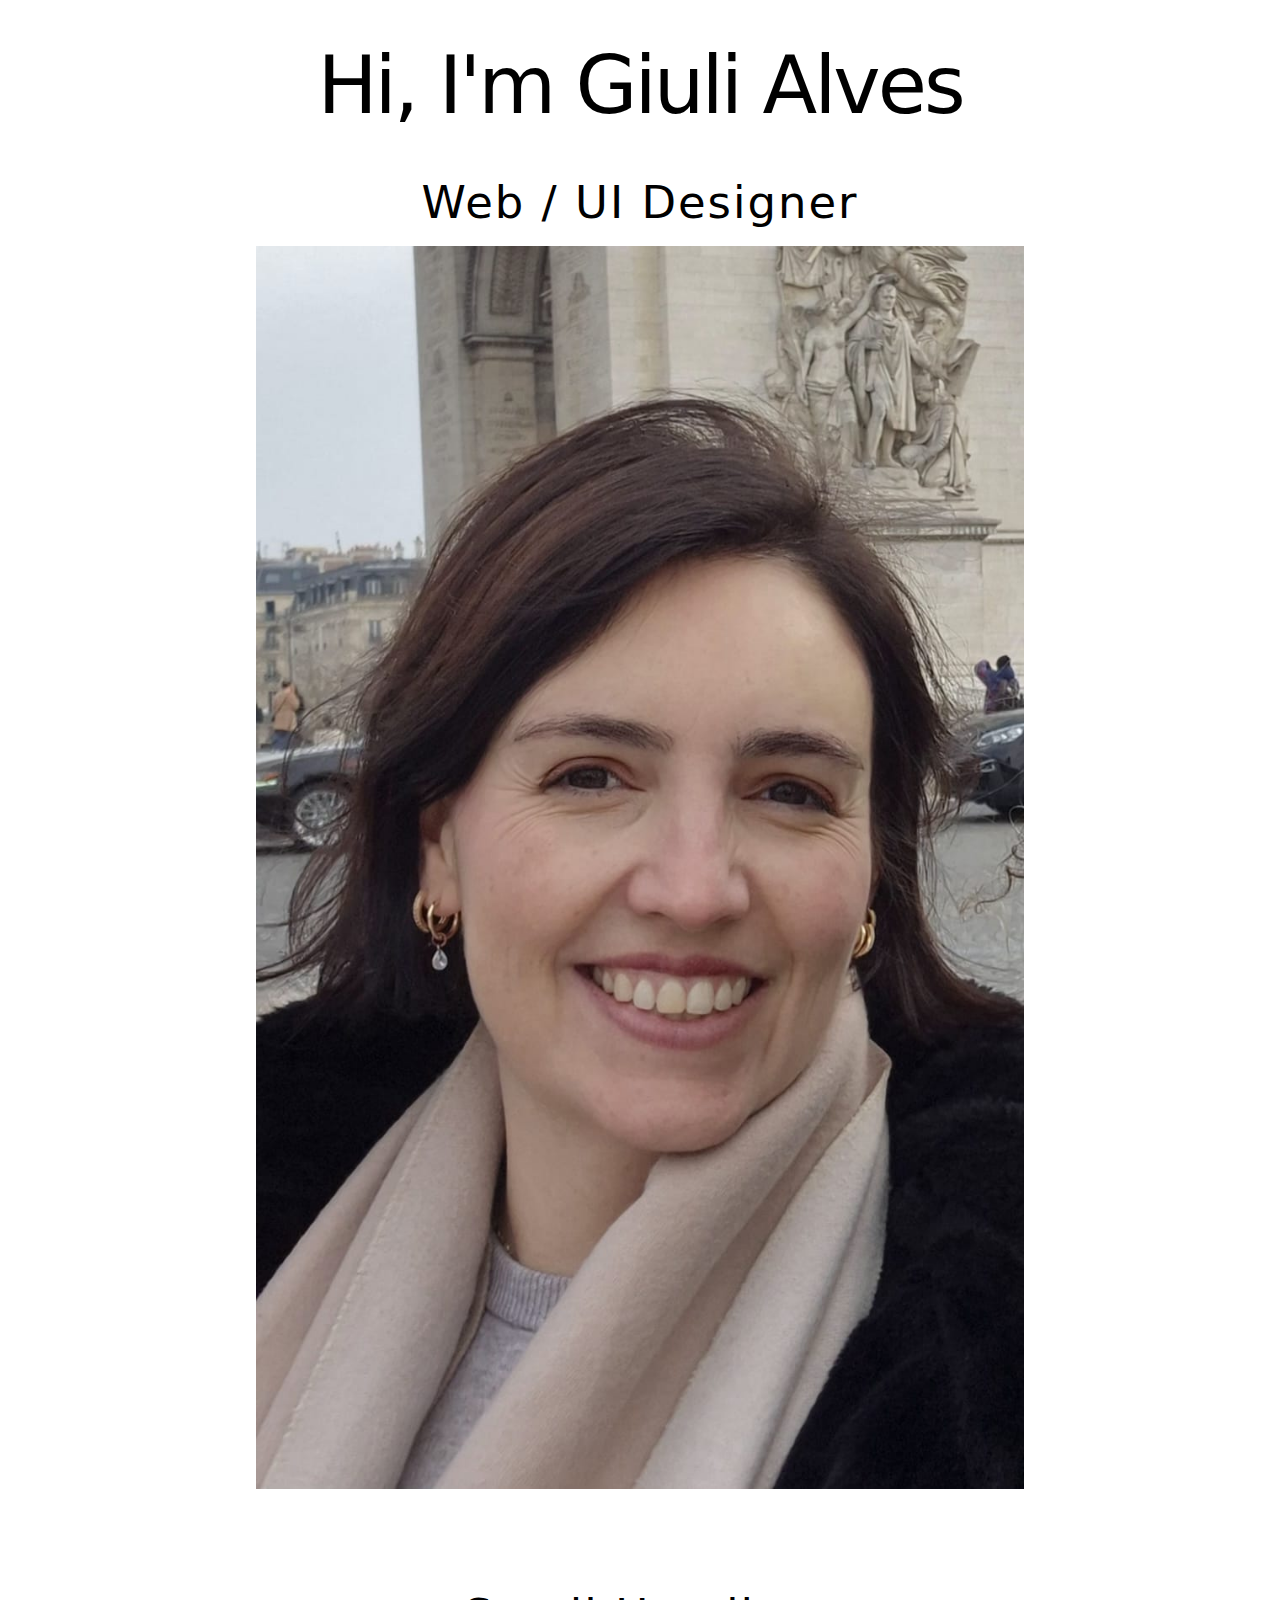
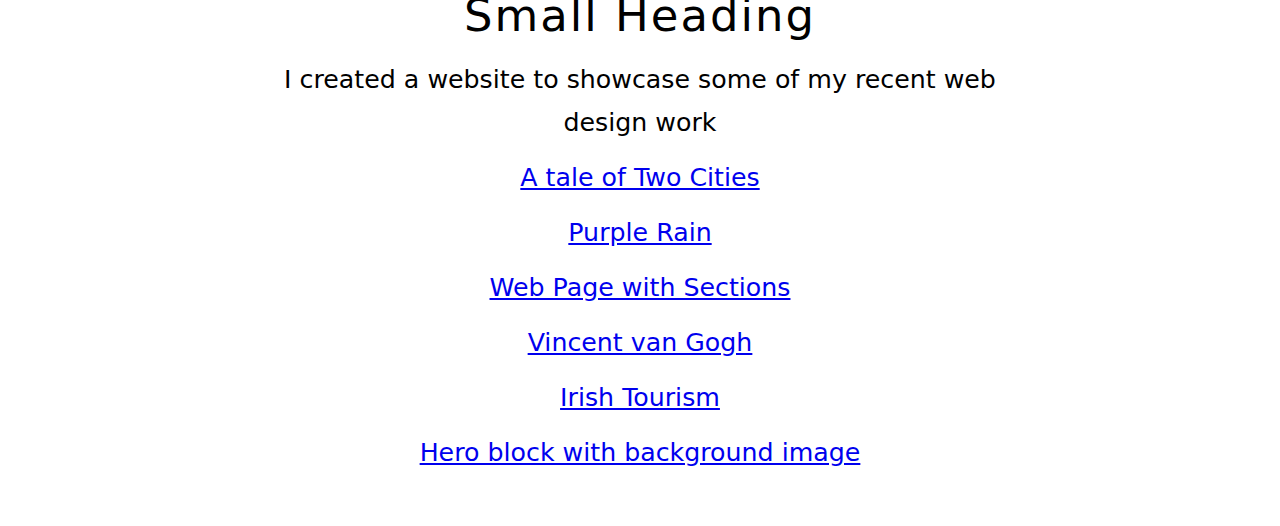
<file: index.html>
<!DOCTYPE html>
<html lang="en">

<!-- Giuli Paola 77833 -->
 
<head>
    <meta charset="UTF-8">
    <meta name="viewport" content="width=device-width, initial-scale=1.0">
    <title>Giuli Alves | Creative Digital Designer</title>
    <meta name="description" content="Hi I'm Mary, a UI & UX designer based in Dublin. Mobile and Responsive Web Design, eCommerce Websites, Branding and Logo Design.">
    
    <link rel="stylesheet" href="assets/css/global.css">

    
    <link rel="apple-touch-icon" sizes="180x180" href="assets/img/favicons/apple-touch-icon.png">    
    <link rel="icon" type="image/png" sizes="32x32" href="assets/img/favicons/favicon-32x32.png">    
    <link rel="icon" type="image/png" sizes="16x16" href="assets/img/favicons/favicon-16x16.png">    
    <link rel="manifest" href="assets/img/favicons/site.webmanifest">
    <!-- Google tag (gtag.js) -->
    <script async src="https://www.googletagmanager.com/gtag/js?id=G-HSCWGM3DHH"></script>
    <script>
        window.dataLayer = window.dataLayer || [];
        function gtag(){dataLayer.push(arguments);}
        gtag('js', new Date());

        gtag('config', 'G-HSCWGM3DHH');
</script>
</head>
<body>
    <header>
        <h1>Hi, I'm Giuli Alves</h1>
        <h2>Web / UI Designer</h2>
        <img src="assets/img/developer.jpeg" alt="Giuli Alves: Web Designer">
    </header>

    <main>
        <section>
            <h2>Small Heading</h2>
            
            <p>I created a website to showcase some of my recent web design work</p>
            
            <p><a href="exercises/page-1.html">A tale of Two Cities</a></p>
            <p><a href="exercises/Page-2.html">Purple Rain</a></p>    
            <p><a href="exercises/page-3.html">Web Page with Sections</a></p>
            <p><a href="exercises/page-4.html">Vincent van Gogh</a></p> 
            <p><a href="exercises/page-5.html">Irish Tourism</a></p>
            <p><a href="exercises/hero-image.html">Hero block with background image</a></p> 
        </section>
    </main>


</body>
</html>
</file>
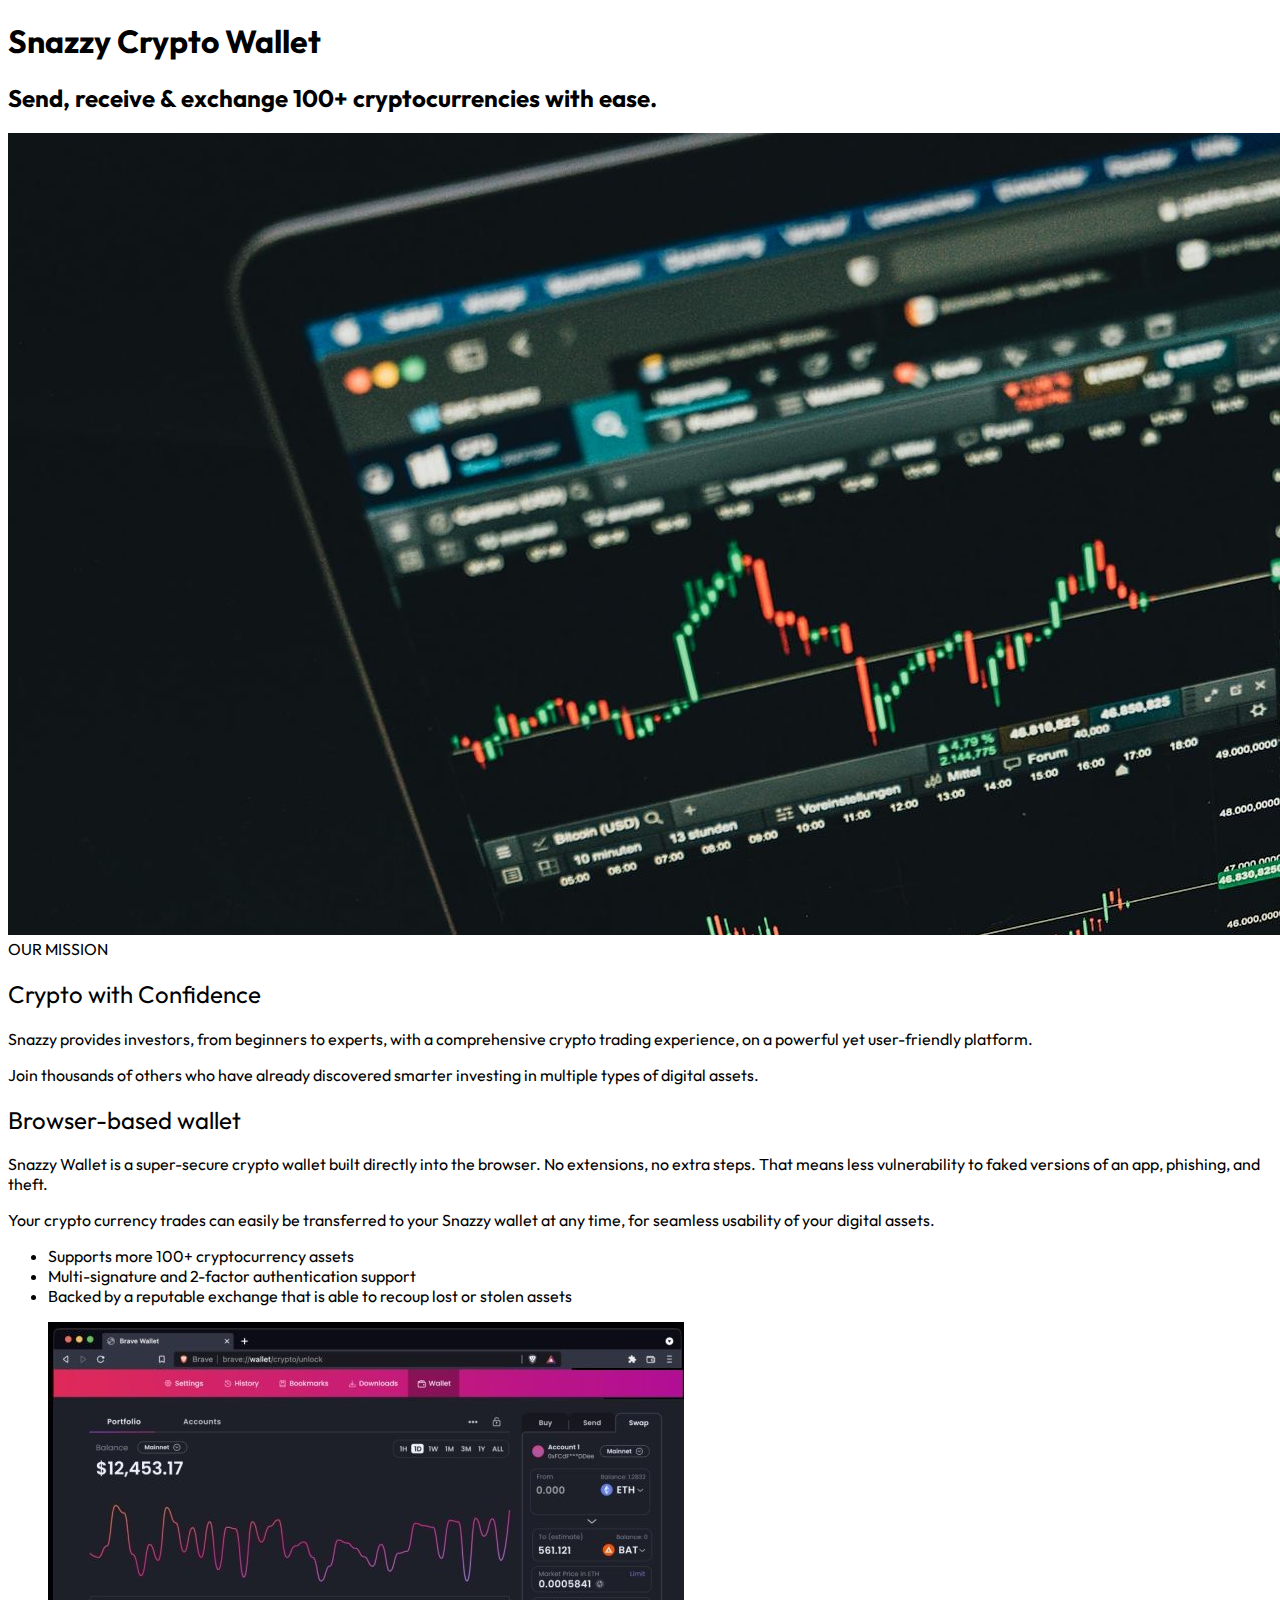
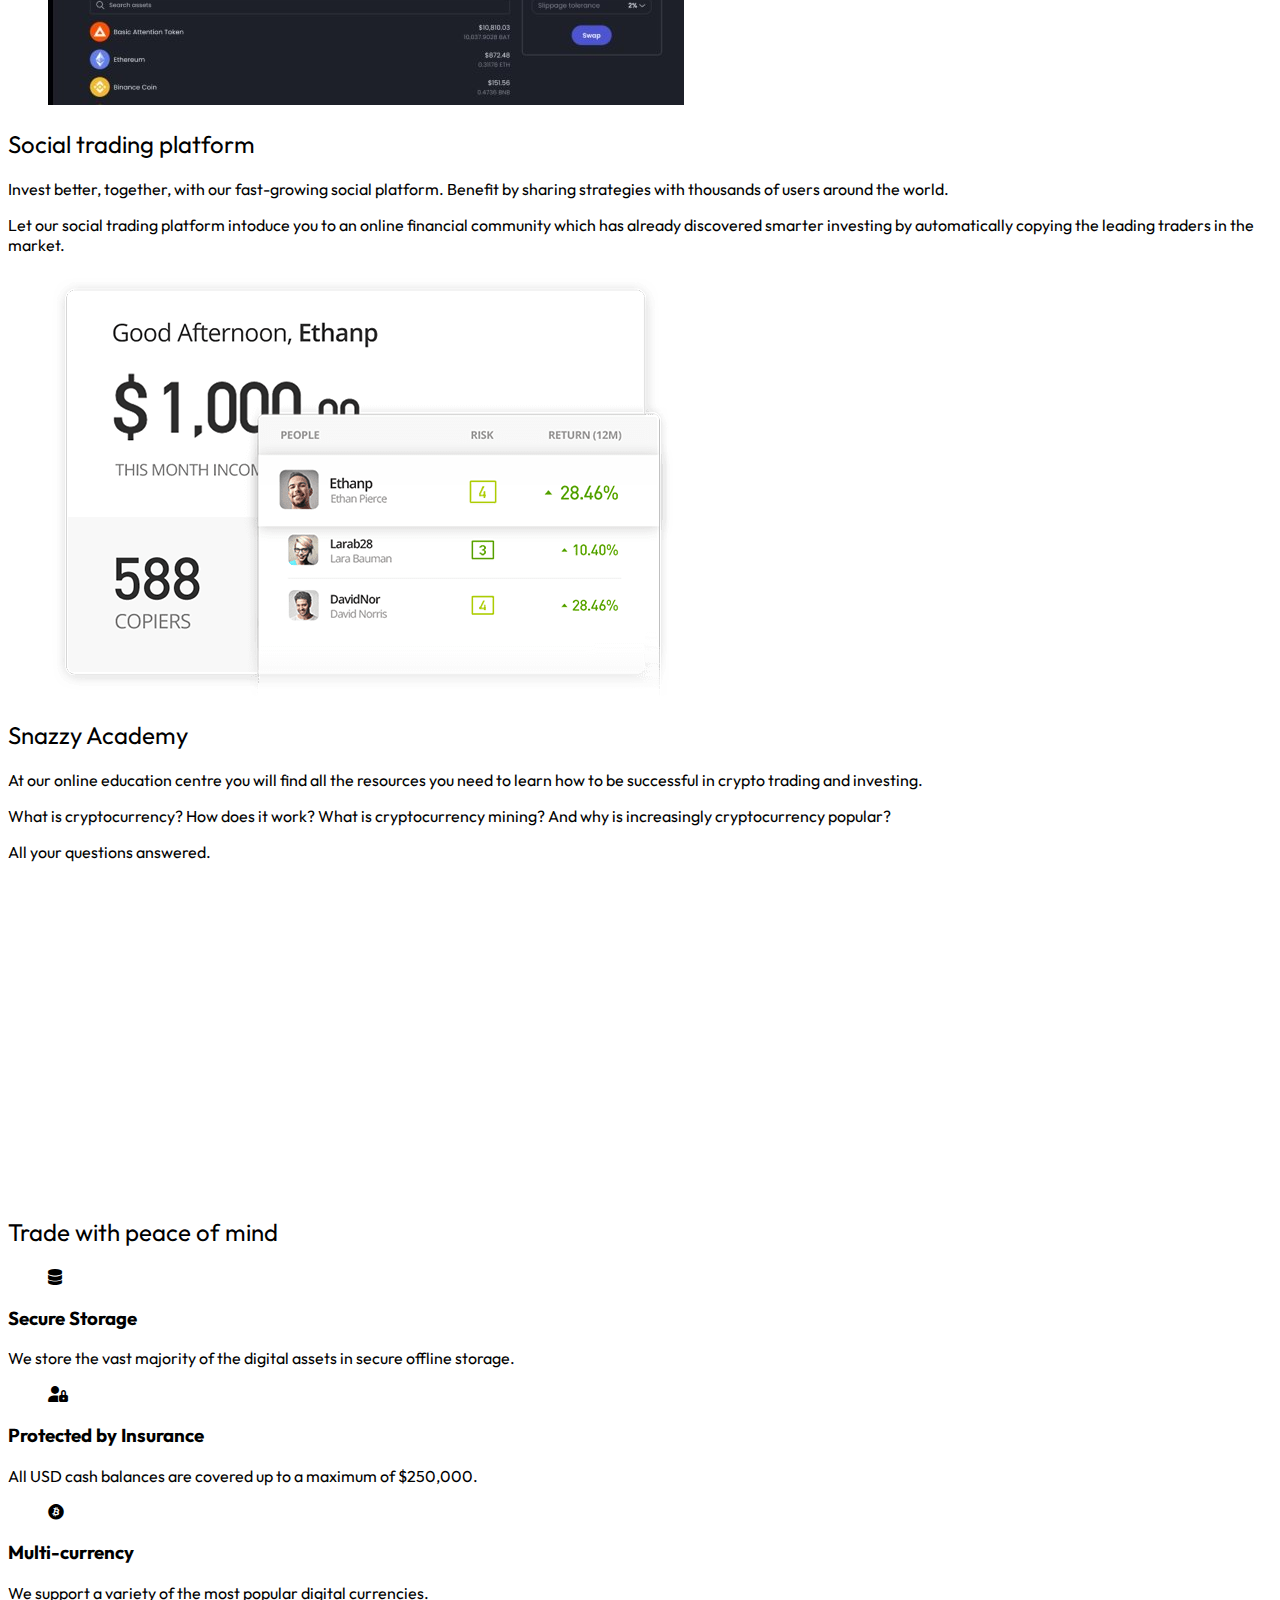
<file: cripto-wallet/index.html>
<!DOCTYPE html>
<html lang="en">
<head>
    <meta charset="UTF-8">
    <meta http-equiv="X-UA-Compatible" content="IE=edge">
    <meta name="viewport" content="width=device-width, initial-scale=1.0">
    <title>Giuli Alves | Portfolio Project | Snazzy Crypto Wallet</title>
    <meta name="description" content="Send, receive and exchange 100+ cryptocurrencies with ease.">

	<!-- Preload large image -->
     
    <link rel="preload" href="assets/img/crypto-wallet-hero-image.jpg" as="image">

	<!-- Stylesheets -->
    <link rel="stylesheet" href="https://lunevedy.com/assets/2.0/css/lunevedy.min.css" />
    <link rel="stylesheet" href="assets/css/custom.css" />

	<!-- Google Fonts -->

    <link rel="preconnect" href="https://fonts.googleapis.com">
    <link rel="preconnect" href="https://fonts.gstatic.com" crossorigin>
    <link href="https://fonts.googleapis.com/css2?family=Outfit:wght@400;700&display=swap" rel="stylesheet">

    <!-- Font Awesome 6 icons. Delete if not using. -->
    <link rel="stylesheet" href="https://cdnjs.cloudflare.com/ajax/libs/font-awesome/6.0.0/css/all.min.css" integrity="sha512-9usAa10IRO0HhonpyAIVpjrylPvoDwiPUiKdWk5t3PyolY1cOd4DSE0Ga+ri4AuTroPR5aQvXU9xC6qOPnzFeg==" crossorigin="anonymous" referrerpolicy="no-referrer" />

    
</head>


<body>

    <!-- 'hero block' header -->
    
    <!-- header starts here -->
    <header class="theme-dark hero-bg text-center-desktop text-center-mobile desktop-min-height-90vh">

        <div class="container-text reveal-fade-in-header">
            <h1 class="text-shadow">Snazzy Crypto Wallet</h1>
            <h2 class="text-shadow">Send, receive & exchange 100+ cryptocurrencies with ease.</h2>
        </div>

    

        <div class="container-media">
            <img src="assets/img/crypto-wallet-hero-image.jpg" alt="Snazzy Crypto Wallet">
        </div>

        <div class="container-overlay"></div>

	</header>



    <!-- main content with sections -->
    <main>

        <!-- replace these empty sections with your own or delete them. -->
        

	<!-- section starts here -->

    <section class="section-selector-1 w-820px text-center-desktop text-center-mobile theme-dark">

		<div class="badge bigger-desktop bigger-mobile"><span>Our Mission</span></div>
      
        <h2>Crypto with Confidence</h2>
        <p class="bigger-desktop bigger-mobile">Snazzy provides investors, from beginners to experts, with a comprehensive crypto trading experience, on a powerful yet user-friendly platform.</p>

        <p class="bigger-desktop bigger-mobile">Join thousands of others who have already discovered smarter investing in multiple types of digital assets.</p>
        
    </section>

	<!-- section ends here -->


        

    <section class="cols-2-half section-selector-2 theme-dark">

        <div class="col-2 col-text">
			
            <h2>Browser-based wallet</h2>
            <p>Snazzy Wallet is a super-secure crypto wallet built directly into the browser. No extensions, no extra steps. That means less vulnerability to faked versions of an app, phishing, and theft.</p>

            <p>Your crypto currency trades can easily be transferred to your Snazzy wallet at any time, for seamless usability of your digital assets.</p>
		    <ul>
			    <li>Supports more 100+ cryptocurrency assets</li>
			    <li>Multi-signature and 2-factor authentication support</li>
			    <li>Backed by a reputable exchange that is able to recoup lost or stolen assets</li>
		    </ul>
        </div>

        <div class="col-2 col-visual">
            <figure>
                <img src="assets/img/wallet.jpg" alt="Placeholder image">
            </figure>
        </div>

    </section>
      

    <section class="cols-2-half theme-dark section-selector-3">

        <div class="col-2 col-text">
			
            <h2>Social trading platform</h2>
            <p>Invest better, together, with our fast-growing social platform. Benefit by sharing strategies with thousands of users around the world.</p>

            <p>Let our social trading platform intoduce you to an online financial community which has already discovered smarter investing by automatically copying the leading traders in the market.</p>
		</div>

        <div class="col-2 col-visual">
				<figure>
					<img src="assets/img/copy_trader.png" alt="Placeholder image">
				</figure>
            
        </div>

    </section>
       

    <section class="cols-2-half theme-dark section-selector-2">

        <div class="col-2 col-text">
			
            <h2>Snazzy Academy</h2>
            <p>At our online education centre you will find all the resources you need to learn how to be successful in crypto trading and investing.</p>

            <p>What is cryptocurrency? How does it work? What is cryptocurrency mining? And why is increasingly cryptocurrency popular?</p>

            <p>All your questions answered.</p>
		
        </div>

        <div class="col-2 col-visual">
			<figure>
				<div class="container-video-yt"><iframe width="560" height="315" src="https://www.youtube.com/embed/K8qYdD1sC7w?si=8kznIJm8lqeAIG6Q" title="YouTube video player" frameborder="0" allow="accelerometer; autoplay; clipboard-write; encrypted-media; gyroscope; picture-in-picture; web-share" referrerpolicy="strict-origin-when-cross-origin" allowfullscreen></iframe></div>
			</figure>		           
        </div>

    </section>

  

	<!-- section starts here -->

	<section class="w-1356px section-selector-4 theme-dark">
        <div class="col-1 text-center w-820px">
			<h2>Trade with peace of mind</h2>
		</div>

		

		<!-- Begin three-column flexbox grid -->
		<div class="flex-cols-3 text-center">

			<div class="col-3">
				<figure class="icon">
					<i class="fa-solid fa-database"></i>
				</figure>
				<h3>Secure Storage</h3>
				<p>We store the vast majority of the digital assets in secure offline storage.</p>
			</div>

			<div class="col-3">
				<figure class="icon">
					<i class="fa-solid fa-user-lock"></i>
				</figure>
				<h3>Protected by Insurance</h3>
				<p>All USD cash balances are covered up to a maximum of $250,000.</p>
			</div>

			<div class="col-3">
				<figure class="icon">
					<i class="fa-brands fa-bitcoin"></i>
				</i></figure>
				<h3>Multi-currency</h3>
				<p>We support a variety of the most popular digital currencies.</p>
			</div>


		</div>
		<!-- End three-column flexbox grid -->

	</section>

	<!-- section ends here -->



    </main>
  
</body>
</html>
</file>
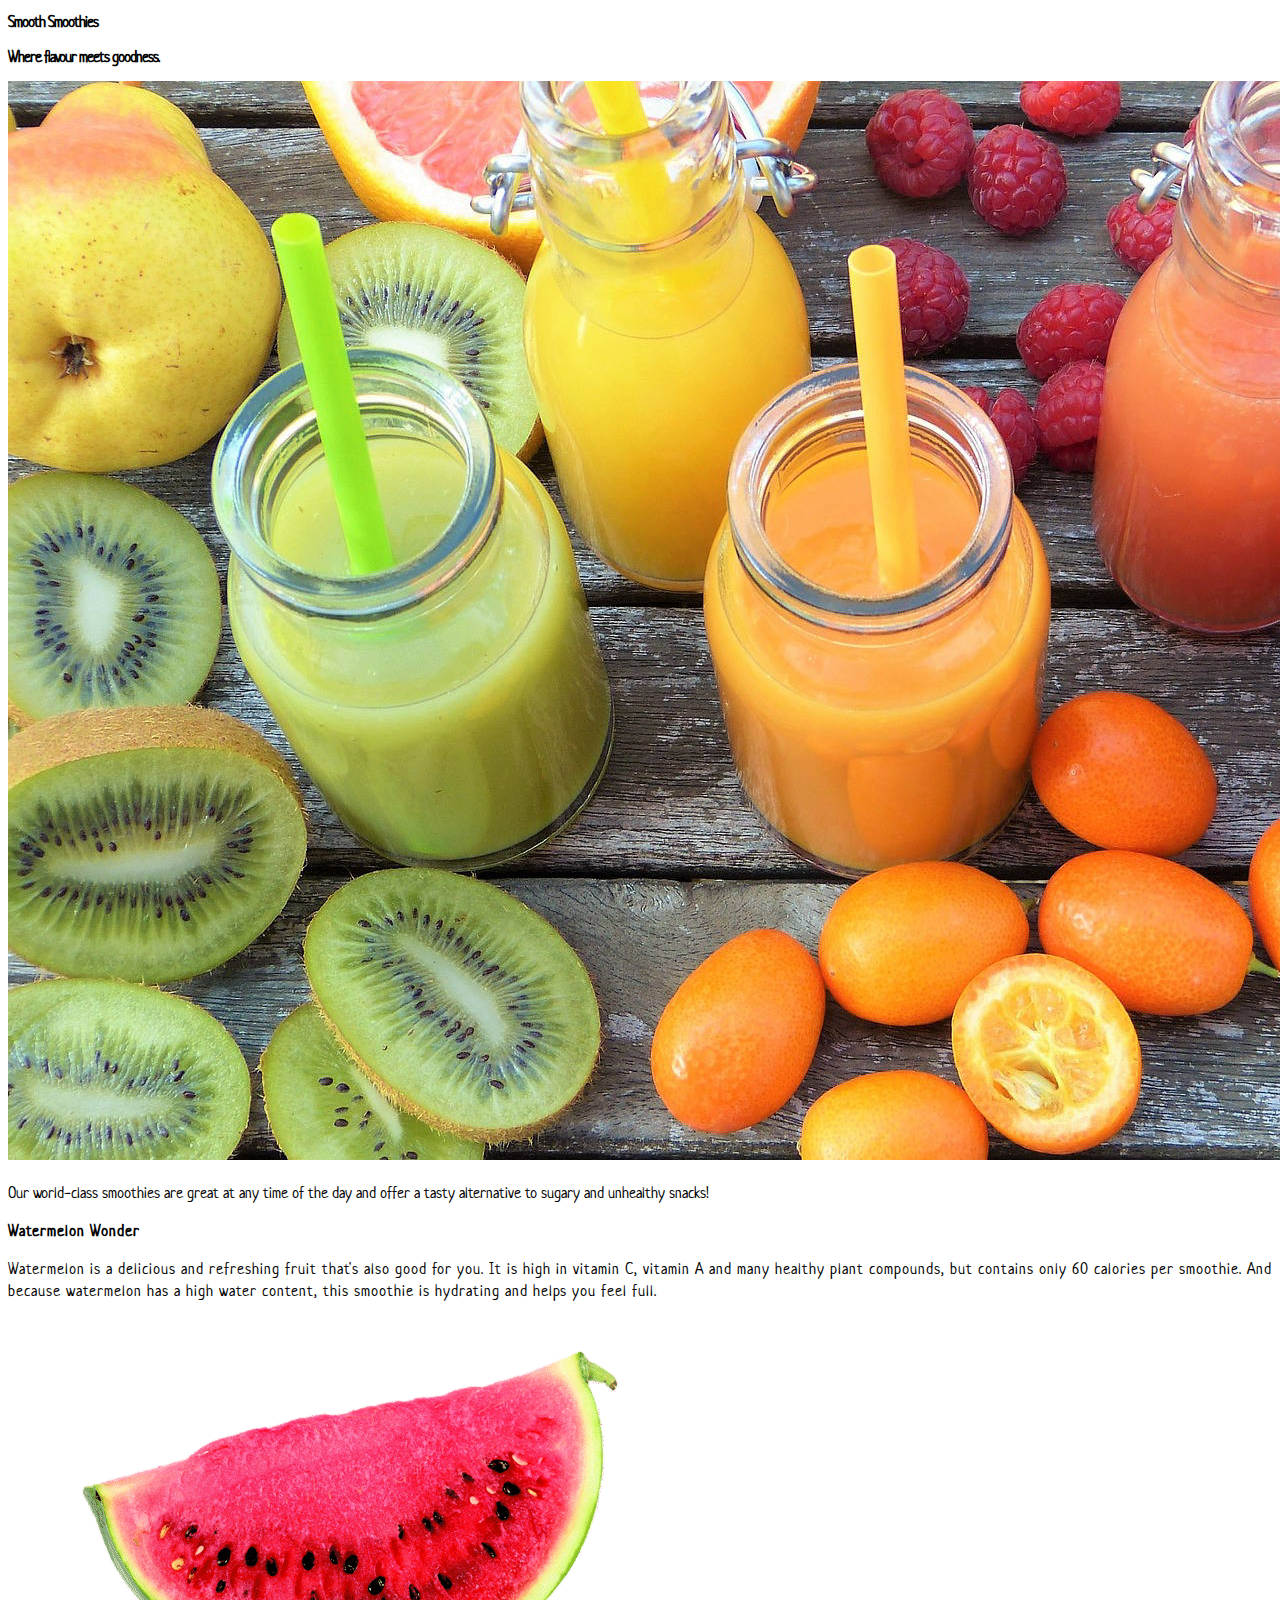
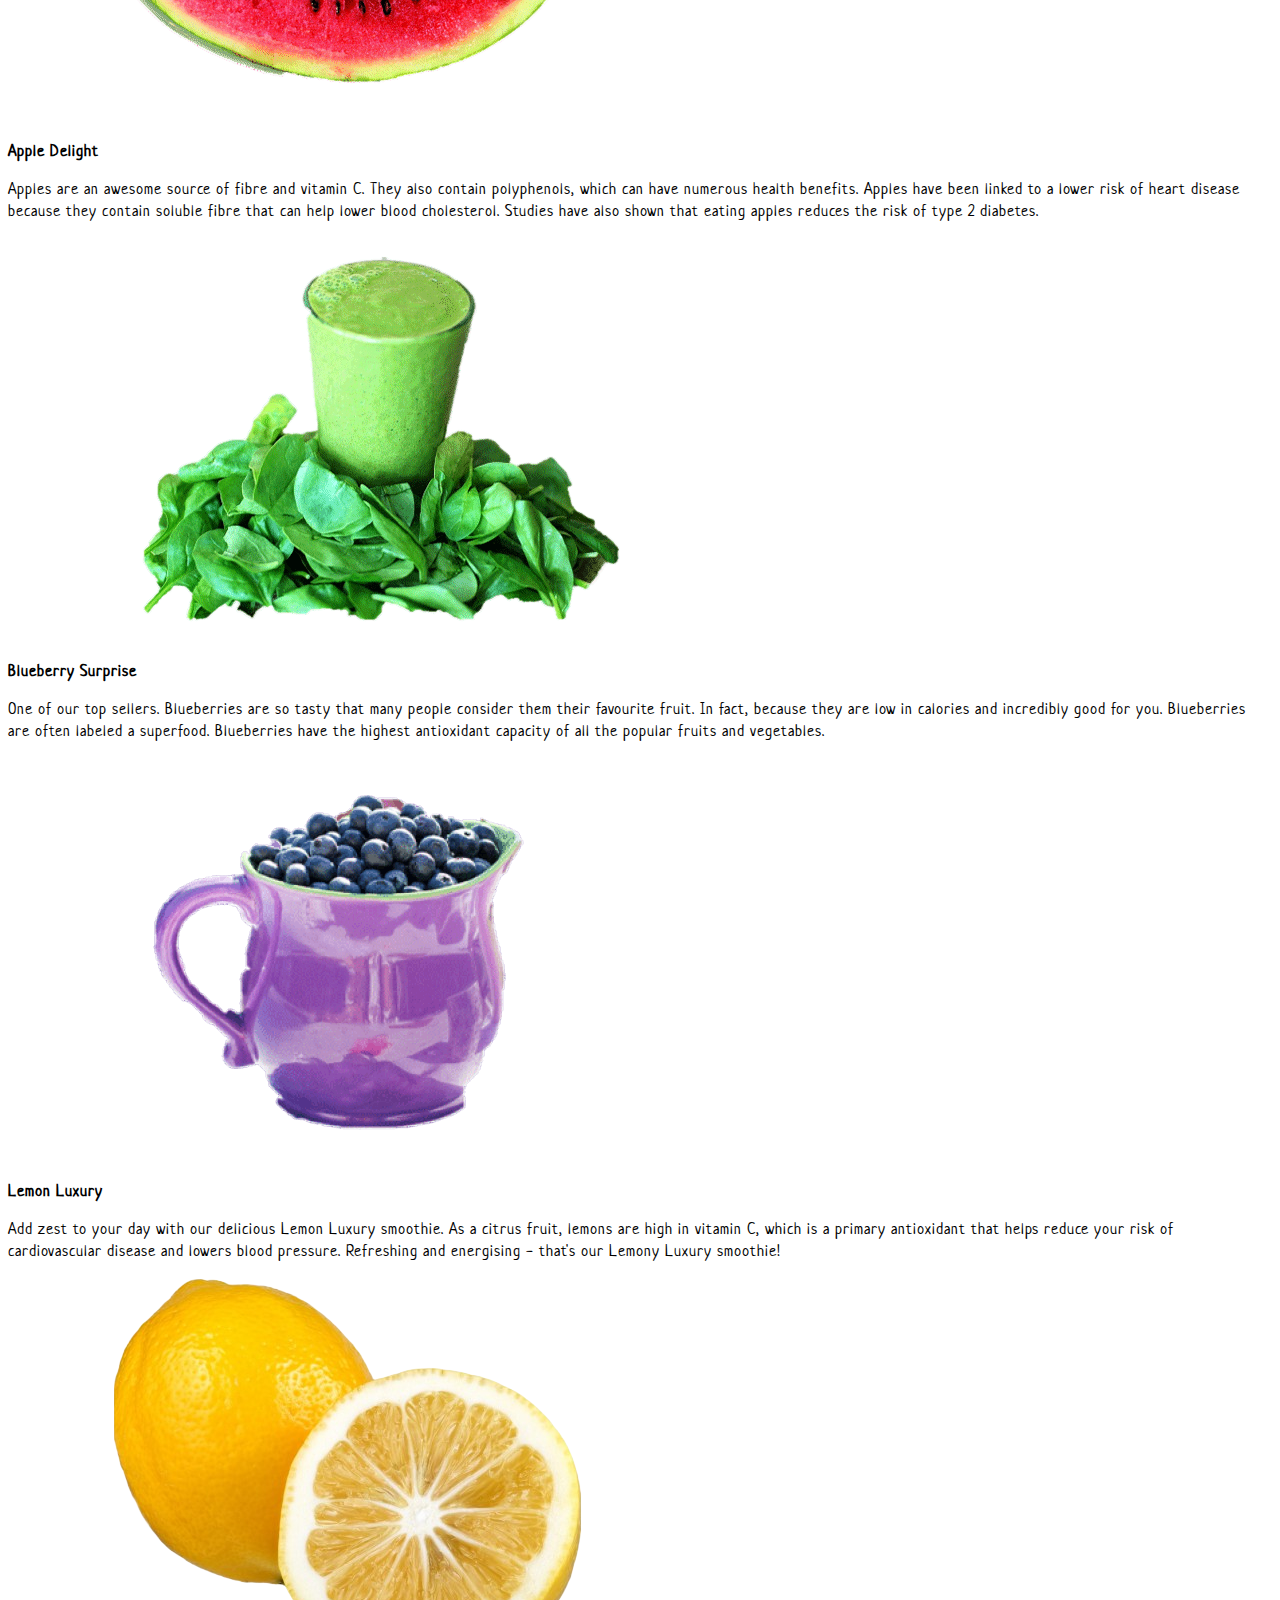
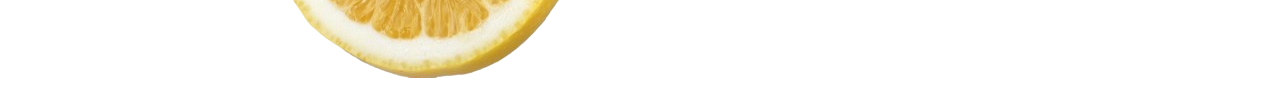
<file: portfolio/smoothies/index.htm>
<!DOCTYPE html>
<html lang="en">
<head>
    <meta charset="UTF-8">
    <meta http-equiv="X-UA-Compatible" content="IE=edge">
    <meta name="viewport" content="width=device-width, initial-scale=1.0">
    <title>Giuli Alves | Portfolio Project | Smooth Smoothies</title>
    <meta name="description" content="Dublin's finest smoothie store. Offering tasty alternatives to sugary and unhealthy snacks for busy, on-the-go, on-trend professionals.">

	<!-- Preload large image -->
    
    <link rel="preload" href="assets/img/smoothies-hero-image.jpg" as="image">

	<!-- Stylesheets -->
    <link rel="stylesheet" href="https://lunevedy.com/assets/2.0/css/lunevedy.min.css" />
    <link rel="stylesheet" href="assets/css/custom.css" />

	<!-- Google Fonts -->
    <link rel="preconnect" href="https://fonts.googleapis.com">
    <link rel="preconnect" href="https://fonts.gstatic.com" crossorigin>
    <link href="https://fonts.googleapis.com/css2?family=Neucha&display=swap" rel="stylesheet">


</head>


<body>

    <!-- menu and 'hero block' header -->
    
    <!-- header starts here -->
    <header class="theme-dark hero-bg text-center-desktop text-center-mobile desktop-min-height-90vh">

        <div class="container-text reveal-slide-up-header">
            <h1 class="text-shadow">Smooth Smoothies</h1>
            <h2 class="text-shadow">Where flavour meets goodness.</h2>
        </div>

    

        <div class="container-media">
            <img src="assets/img/smoothies-hero-image.jpg" alt="Placeholder image">
        </div>

        <div class="container-overlay"></div>

    </header>



    <!-- main content with sections -->
    <main>

        <!-- replace these empty sections with your own or delete them. -->
        

	<!-- section starts here -->

    <section class="theme-light section-selector-1 w-820px text-center-desktop text-center-mobile">
     
        
        <p class="bigger-desktop bigger-mobile">Our world-class smoothies are great at any time of the day and offer a tasty alternative to sugary and unhealthy snacks!</p>

        
    </section>

	<!-- section ends here -->


        

    <section class="theme-light cols-2-half section-selector-2">

        <div class="col-2 col-text">
            <h2>Watermelon Wonder</h2>
            <p>Watermelon is a delicious and refreshing fruit that's also good for you. It is high in vitamin C, vitamin A and many healthy plant compounds, but contains only 60 calories per smoothie. And because watermelon has a high water content, this smoothie is hydrating and helps you feel full.</p>
            
        </div>

        <div class="col-2 col-visual">
            <figure>
                <img src="assets/img/watermelon.png" alt="Placeholder image">
            </figure>
        </div>

    </section>


        

    <section class="theme-light cols-2-half section-selector-3 flex-row-reverse">

        <div class="col-2 col-text">
            <h2>Apple Delight</h2>
            <p>Apples are an awesome source of fibre and vitamin C. They also contain polyphenols, which can have numerous health benefits. Apples have been linked to a lower risk of heart disease because they contain soluble fibre that can help lower blood cholesterol. Studies have also shown that eating apples reduces the risk of type 2 diabetes.</p>
            
        </div>

        <div class="col-2 col-visual">
            <figure>
                <img src="assets/img/apple.png" alt="Placeholder image">
            </figure>
        </div>

    </section>


        

    <section class="theme-light cols-2-half flex-row-reverse section-selector-4">

        <div class="col-2 col-text">
            <h2>Blueberry Surprise</h2>
            <p>One of our top sellers. Blueberries are so tasty that many people consider them their favourite fruit. In fact, because they are low in calories and incredibly good for you. Blueberries are often labeled a superfood. Blueberries have the highest antioxidant capacity of all the popular fruits and vegetables.</p>
           
        </div>

        <div class="col-2 col-visual">
            <figure>
                <img src="assets/img/blueberry.png" alt="Placeholder image">
            </figure>
        </div>

    </section>


        

    <section class="theme-light cols-2-half flex-row-reverse section-selector-5">

        <div class="col-2 col-text">
            <h2>Lemon Luxury</h2>
            <p>Add zest to your day with our delicious Lemon Luxury smoothie. As a citrus fruit, lemons are high in vitamin C, which is a primary antioxidant that helps reduce your risk of cardiovascular disease and lowers blood pressure. Refreshing and energising - that's our Lemony Luxury smoothie!</p>
        </div>

        <div class="col-2 col-visual">
            <figure>
                <img src="assets/img/lemon-removebg-preview.png" alt="Placeholder image">
            </figure>
        </div>

    </section>

    </main>

    
</body>
</html>
</file>
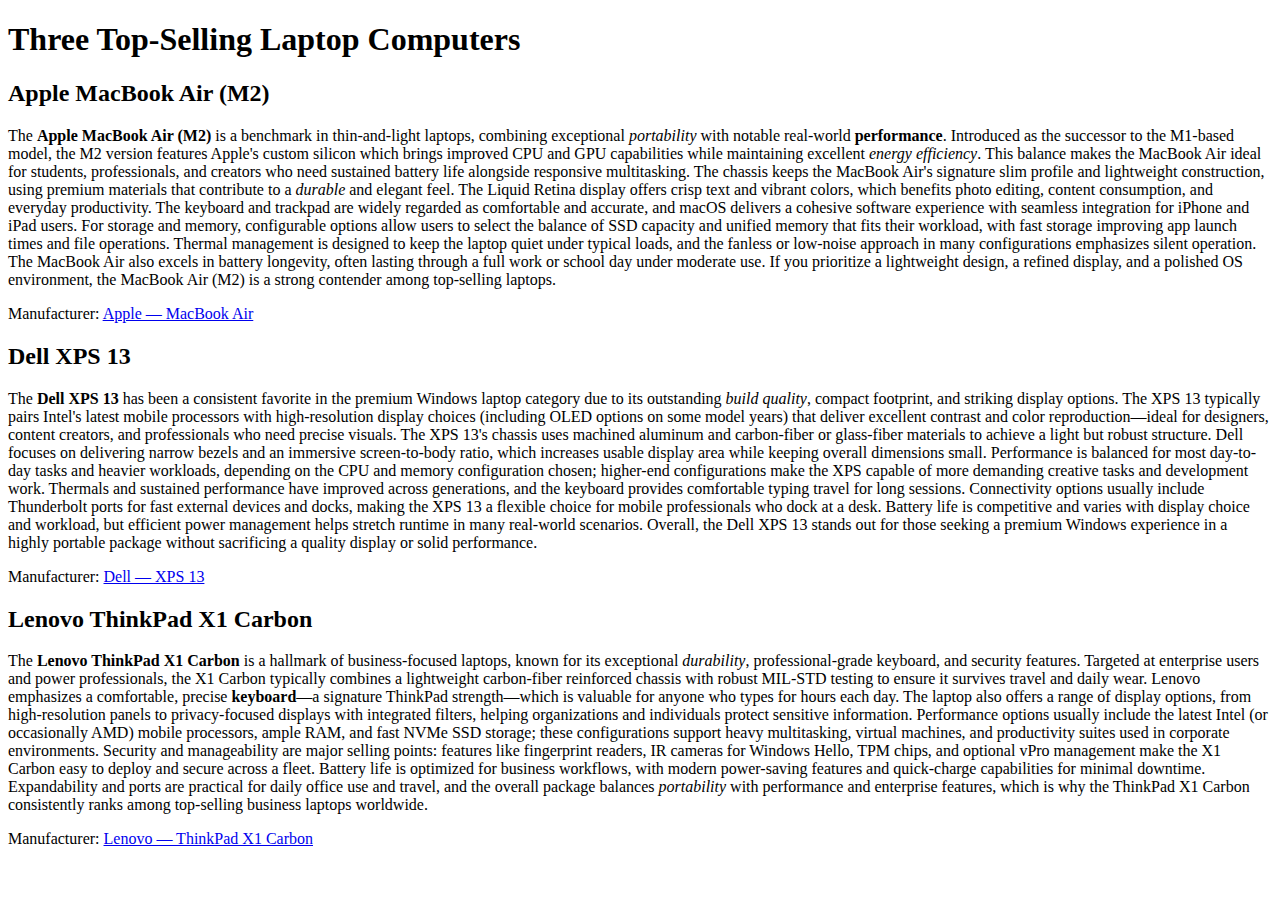
<file: excercises/example.html>
<!DOCTYPE html> <html lang="en"> <head> <meta charset="utf-8"> <title>Top-Selling Laptop Computers</title> <meta name="description" content="A short guide to three top-selling laptop computers highlighting design, performance, battery life, and key specs."> <meta name="viewport" content="width=device-width, initial-scale=1"> </head> <body> <h1>Three Top-Selling Laptop Computers</h1> <h2>Apple MacBook Air (M2)</h2> <p> The <b>Apple MacBook Air (M2)</b> is a benchmark in thin-and-light laptops, combining exceptional <i>portability</i> with notable real-world <b>performance</b>. Introduced as the successor to the M1-based model, the M2 version features Apple's custom silicon which brings improved CPU and GPU capabilities while maintaining excellent <i>energy efficiency</i>. This balance makes the MacBook Air ideal for students, professionals, and creators who need sustained battery life alongside responsive multitasking. The chassis keeps the MacBook Air's signature slim profile and lightweight construction, using premium materials that contribute to a <i>durable</i> and elegant feel. The Liquid Retina display offers crisp text and vibrant colors, which benefits photo editing, content consumption, and everyday productivity. The keyboard and trackpad are widely regarded as comfortable and accurate, and macOS delivers a cohesive software experience with seamless integration for iPhone and iPad users. For storage and memory, configurable options allow users to select the balance of SSD capacity and unified memory that fits their workload, with fast storage improving app launch times and file operations. Thermal management is designed to keep the laptop quiet under typical loads, and the fanless or low-noise approach in many configurations emphasizes silent operation. The MacBook Air also excels in battery longevity, often lasting through a full work or school day under moderate use. If you prioritize a lightweight design, a refined display, and a polished OS environment, the MacBook Air (M2) is a strong contender among top-selling laptops. </p> <p> Manufacturer: <a href="https://www.apple.com/macbook-air/">Apple — MacBook Air</a> </p> <h2>Dell XPS 13</h2> <p> The <b>Dell XPS 13</b> has been a consistent favorite in the premium Windows laptop category due to its outstanding <i>build quality</i>, compact footprint, and striking display options. The XPS 13 typically pairs Intel's latest mobile processors with high-resolution display choices (including OLED options on some model years) that deliver excellent contrast and color reproduction—ideal for designers, content creators, and professionals who need precise visuals. The XPS 13's chassis uses machined aluminum and carbon-fiber or glass-fiber materials to achieve a light but robust structure. Dell focuses on delivering narrow bezels and an immersive screen-to-body ratio, which increases usable display area while keeping overall dimensions small. Performance is balanced for most day-to-day tasks and heavier workloads, depending on the CPU and memory configuration chosen; higher-end configurations make the XPS capable of more demanding creative tasks and development work. Thermals and sustained performance have improved across generations, and the keyboard provides comfortable typing travel for long sessions. Connectivity options usually include Thunderbolt ports for fast external devices and docks, making the XPS 13 a flexible choice for mobile professionals who dock at a desk. Battery life is competitive and varies with display choice and workload, but efficient power management helps stretch runtime in many real-world scenarios. Overall, the Dell XPS 13 stands out for those seeking a premium Windows experience in a highly portable package without sacrificing a quality display or solid performance. </p> <p> Manufacturer: <a href="https://www.dell.com/en-us/shop/dell-laptops/sr/laptops/xps-laptops">Dell — XPS 13</a> </p> <h2>Lenovo ThinkPad X1 Carbon</h2> <p> The <b>Lenovo ThinkPad X1 Carbon</b> is a hallmark of business-focused laptops, known for its exceptional <i>durability</i>, professional-grade keyboard, and security features. Targeted at enterprise users and power professionals, the X1 Carbon typically combines a lightweight carbon-fiber reinforced chassis with robust MIL-STD testing to ensure it survives travel and daily wear. Lenovo emphasizes a comfortable, precise <b>keyboard</b>—a signature ThinkPad strength—which is valuable for anyone who types for hours each day. The laptop also offers a range of display options, from high-resolution panels to privacy-focused displays with integrated filters, helping organizations and individuals protect sensitive information. Performance options usually include the latest Intel (or occasionally AMD) mobile processors, ample RAM, and fast NVMe SSD storage; these configurations support heavy multitasking, virtual machines, and productivity suites used in corporate environments. Security and manageability are major selling points: features like fingerprint readers, IR cameras for Windows Hello, TPM chips, and optional vPro management make the X1 Carbon easy to deploy and secure across a fleet. Battery life is optimized for business workflows, with modern power-saving features and quick-charge capabilities for minimal downtime. Expandability and ports are practical for daily office use and travel, and the overall package balances <i>portability</i> with performance and enterprise features, which is why the ThinkPad X1 Carbon consistently ranks among top-selling business laptops worldwide. </p> <p> Manufacturer: <a href="https://www.lenovo.com/us/en/thinkpad/thinkpad-x1-carbon/">Lenovo — ThinkPad X1 Carbon</a> </p> </body> </html>
</file>
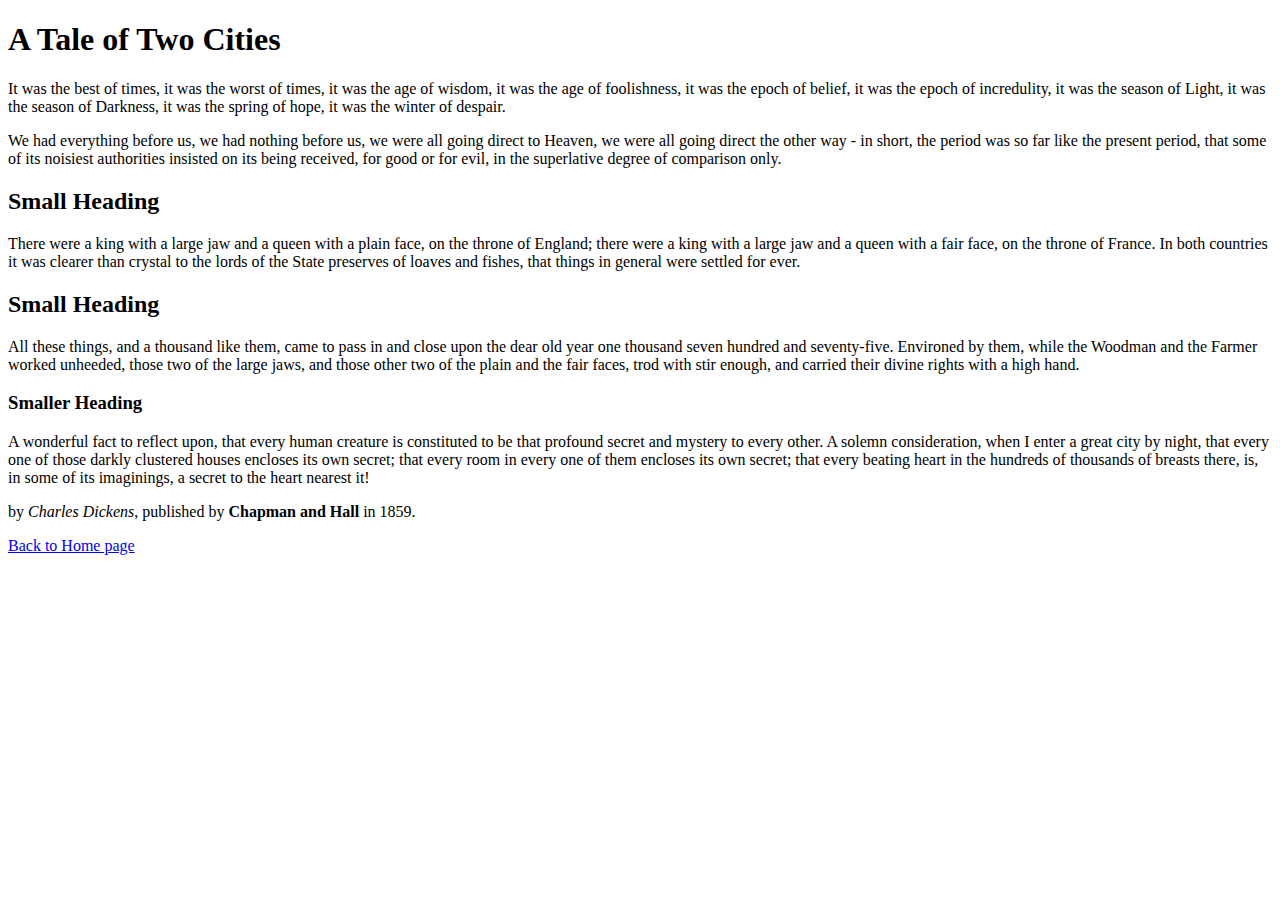
<file: excercises/page-1.html>
<!DOCTYPE html>
<html lang="en">
<head>
    <meta charset="UTF-8">
    <meta name="viewport" content="width=device-width, initial-scale=1.0">
    <title>A Tale of Two Cities</title>
    <meta name="description" content="A basic web page containing some text from A Tale of Two Cities, a novel published in 1859 by English author Charles Dickens.">
</head>
<body>
<h1>A Tale of Two Cities</h1>

<p>It was the best of times, it was the worst of times, it was the age of wisdom, it was the age of foolishness, it was the epoch of belief, it was the epoch of incredulity, it was the season of Light, it was the season of Darkness, it was the spring of hope, it was the winter of despair.</p>

<p>We had everything before us, we had nothing before us, we were all going direct to Heaven, we were all going direct the other way - in short, the period was so far like the present period, that some of its noisiest authorities insisted on its being received, for good or for evil, in the superlative degree of comparison only.</p>

<h2>Small Heading</h2>
<p>There were a king with a large jaw and a queen with a plain face, on the throne of England; there were a king with a large jaw and a queen with a fair face, on the throne of France. In both countries it was clearer than crystal to the lords of the State preserves of loaves and fishes, that things in general were settled for ever.</p>

<h2>Small Heading</h2>
<p>All these things, and a thousand like them, came to pass in and close upon the dear old year one thousand seven hundred and seventy-five. Environed by them, while the Woodman and the Farmer worked unheeded, those two of the large jaws, and those other two of the plain and the fair faces, trod with stir enough, and carried their divine rights with a high hand.</p>

<h3>Smaller Heading</h3>
<p>A wonderful fact to reflect upon, that every human creature is constituted to be that profound secret and mystery to every other. A solemn consideration, when I enter a great city by night, that every one of those darkly clustered houses encloses its own secret; that every room in every one of them encloses its own secret; that every beating heart in the hundreds of thousands of breasts there, is, in some of its imaginings, a secret to the heart nearest it!</p>

<p>by <i>Charles Dickens</i>, published by <b>Chapman and Hall</b> in 1859.</p>
<p><a href="../index.html">Back to Home page</a></p>
</body>
</html>
</file>
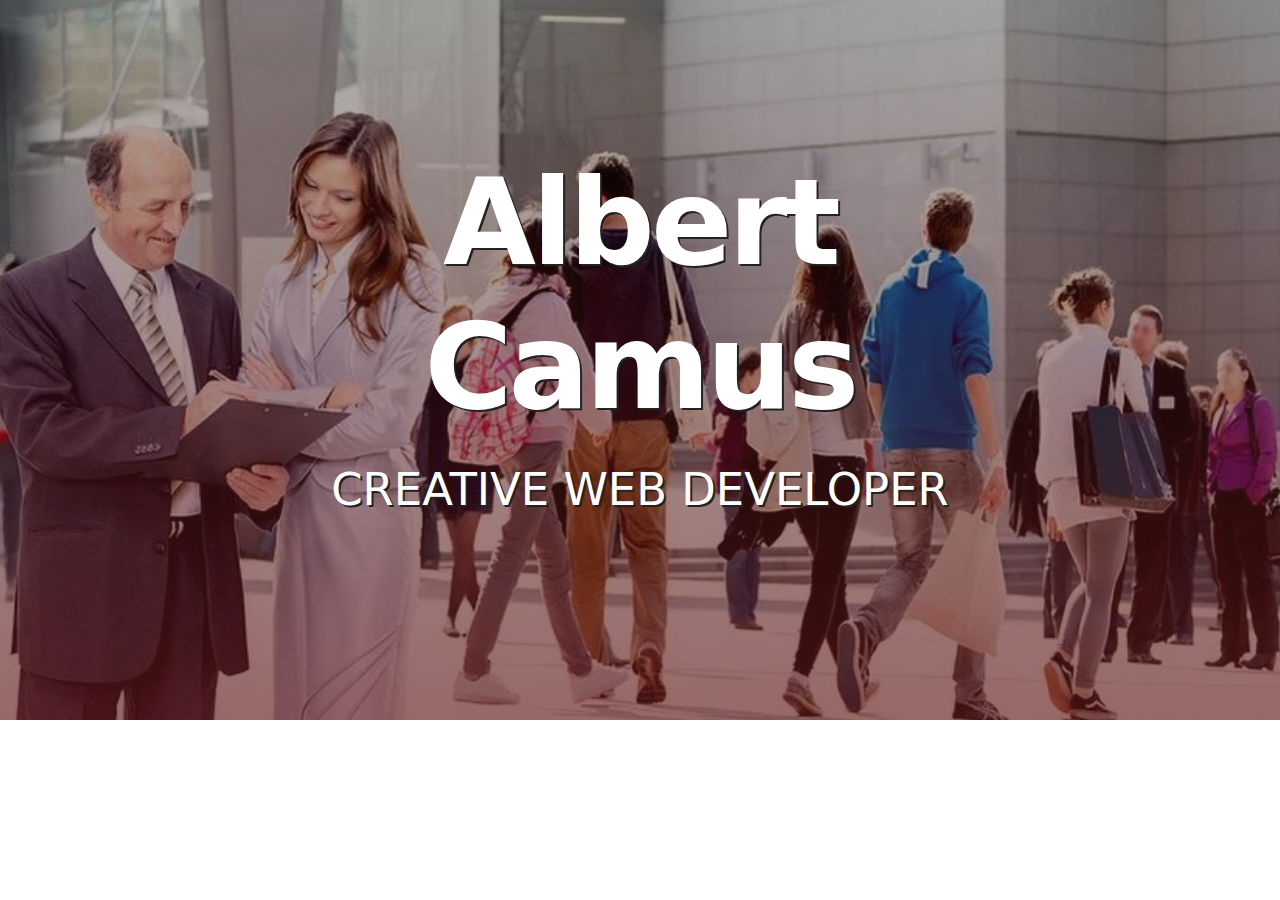
<file: exercises/hero-image.html>
<!DOCTYPE html>
<html lang="en">
<head>
    <meta charset="UTF-8">
    <meta http-equiv="X-UA-Compatible" content="IE=edge">
    <meta name="viewport" content="width=device-width, initial-scale=1.0">
    <title>Hero Block with Image</title>
    <meta name="description" content="A hero block with a background image and a tinted overlay.">

    <link rel="stylesheet" href="assets/css/hero-image.css">

</head>


<body>

    <!-- hero block -->
    <header>

        <div class="hero-text-container">
            <h1 class="slide-in-top">Albert Camus</h1>
            <h2 class="slide-in-left">Creative Web Developer</h2>
        </div>

        <div class="hero-bg-media">
            <img src="assets/img/business.jpg" alt="sample background image">   
        </div>
        
        <div class="bg-overlay"></div>
        
    </header>
    <!-- /hero block -->

 

</body>
</html>
</file>
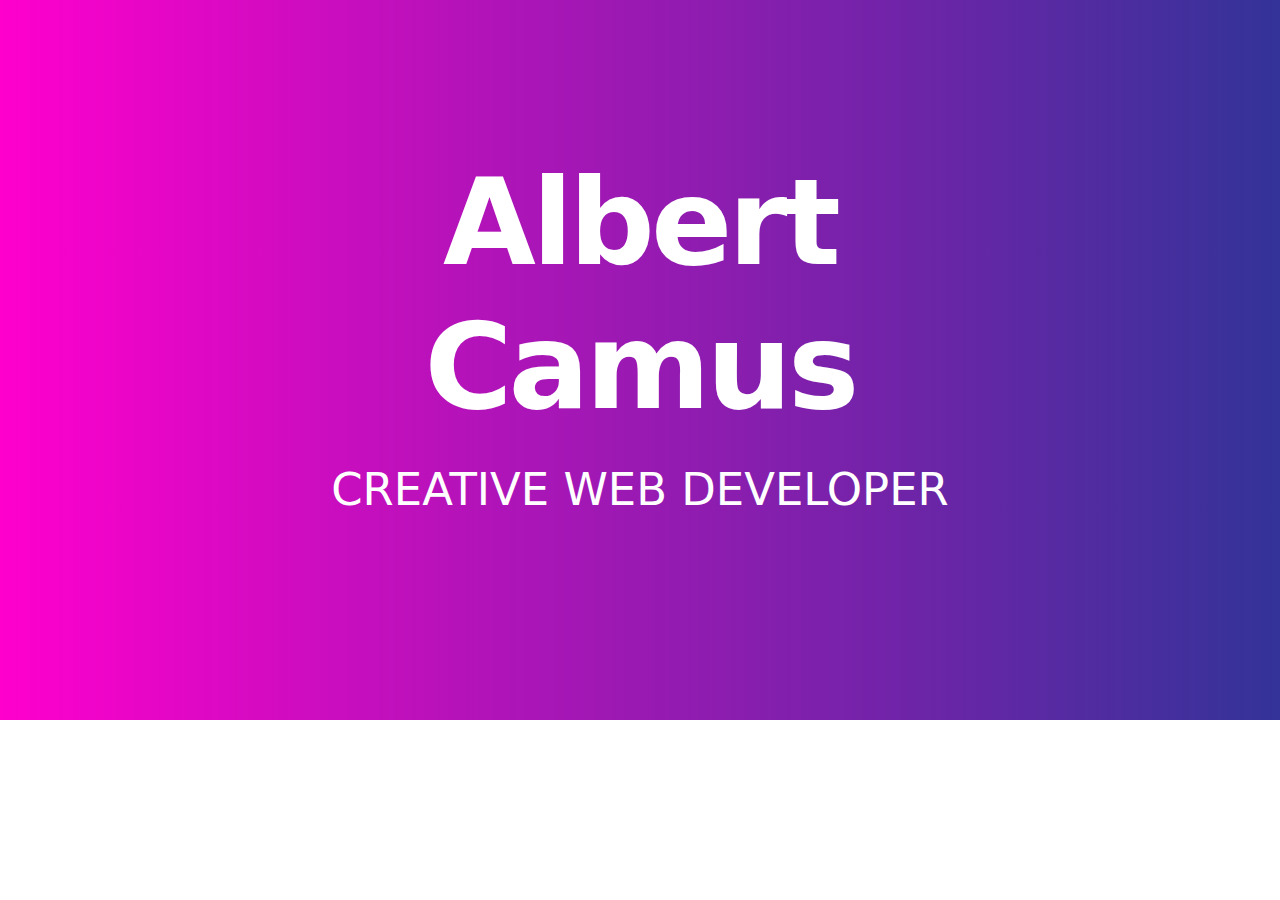
<file: exercises/hero-text.html>
<!DOCTYPE html>
<html lang="en">

<!-- Giuli Paola 77833 -->
 
<head>
    <meta charset="UTF-8">
    <meta http-equiv="X-UA-Compatible" content="IE=edge">
    <meta name="viewport" content="width=device-width, initial-scale=1.0">
    <title>Hero Block with Text</title>
    <meta name="description" content="An above-the-fold hero block with animated text and various background colours.">

    <link rel="stylesheet" href="assets/css/hero-text.css">

</head>


<body>

    <!-- hero block -->
    <header>

        <div class="hero-text-container">
            <h1 class="slide-in-top">Albert Camus</h1>
            <h2 class="slide-in-left">Creative Web Developer</h2>
        </div>

    </header>
    <!-- /hero block -->

 

</body>
</html>
</file>
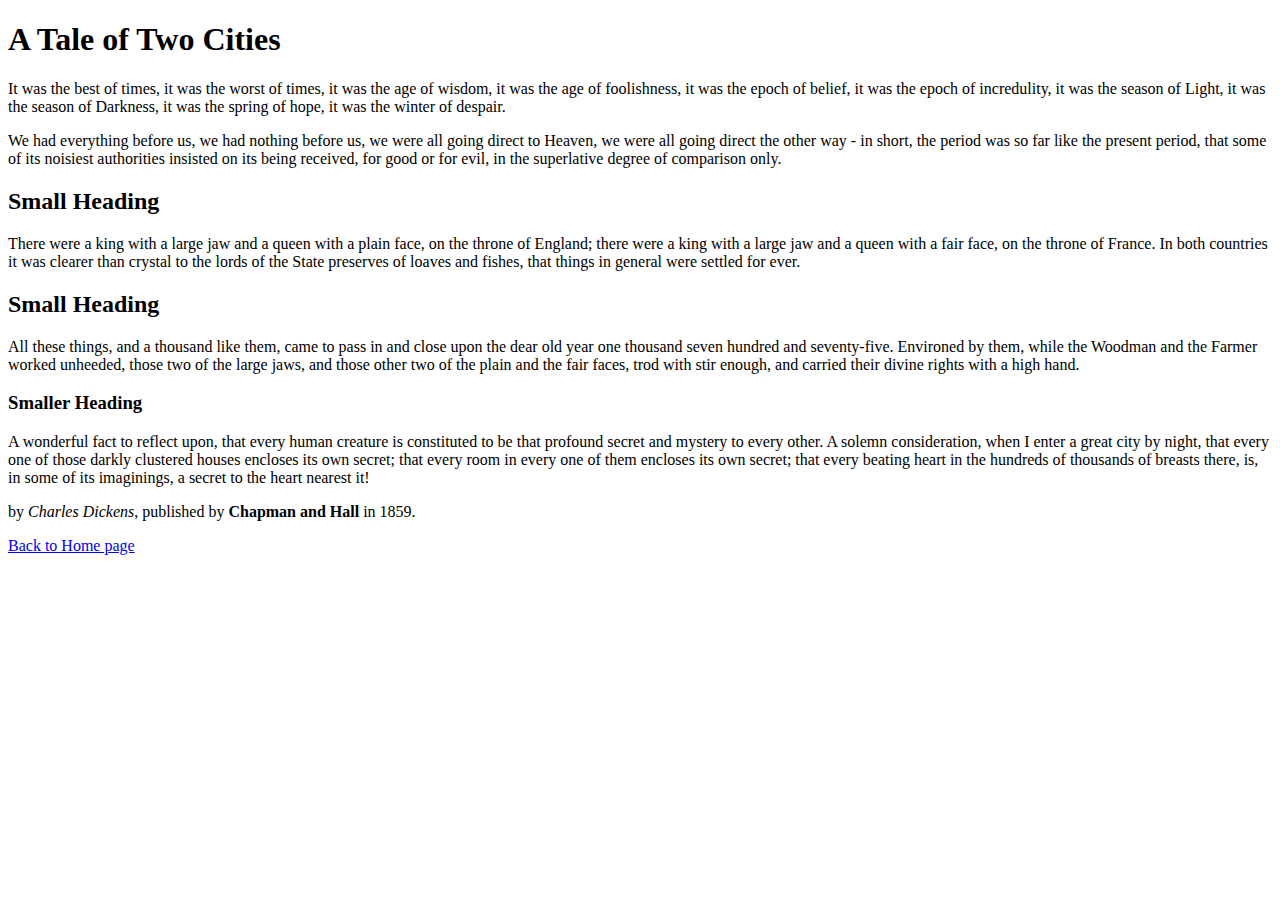
<file: exercises/page-1.html>
<!DOCTYPE html>
<html lang="en">
<head>
    <meta charset="UTF-8">
    <meta name="viewport" content="width=device-width, initial-scale=1.0">
    <title>A Tale of Two Cities</title>
    <meta name="description" content="A basic web page containing some text from A Tale of Two Cities, a novel published in 1859 by English author Charles Dickens.">
</head>

<body>
    <header>
        <h1>A Tale of Two Cities</h1>
    </header>
    
    <main>
        <section>
            <p>It was the best of times, it was the worst of times, it was the age of wisdom, it was the age of foolishness, it was the epoch of belief, it was the epoch of incredulity, it was the season of Light, it was the season of Darkness, it was the spring of hope, it was the winter of despair.</p>
            
            <p>We had everything before us, we had nothing before us, we were all going direct to Heaven, we were all going direct the other way - in short, the period was so far like the present period, that some of its noisiest authorities insisted on its being received, for good or for evil, in the superlative degree of comparison only.</p>
            
            <h2>Small Heading</h2>
            
            <p>There were a king with a large jaw and a queen with a plain face, on the throne of England; there were a king with a large jaw and a queen with a fair face, on the throne of France. In both countries it was clearer than crystal to the lords of the State preserves of loaves and fishes, that things in general were settled for ever.</p>
            
            <h2>Small Heading</h2>
            
            <p>All these things, and a thousand like them, came to pass in and close upon the dear old year one thousand seven hundred and seventy-five. Environed by them, while the Woodman and the Farmer worked unheeded, those two of the large jaws, and those other two of the plain and the fair faces, trod with stir enough, and carried their divine rights with a high hand.</p>
            
            <h3>Smaller Heading</h3>
            
            <p>A wonderful fact to reflect upon, that every human creature is constituted to be that profound secret and mystery to every other. A solemn consideration, when I enter a great city by night, that every one of those darkly clustered houses encloses its own secret; that every room in every one of them encloses its own secret; that every beating heart in the hundreds of thousands of breasts there, is, in some of its imaginings, a secret to the heart nearest it!</p>
            
            <p>by <i>Charles Dickens</i>, published by <b>Chapman and Hall</b> in 1859.</p>
            <p><a href="../index.html">Back to Home page</a></p>
        </section>
    </main>
    
</body>
</html>
</file>
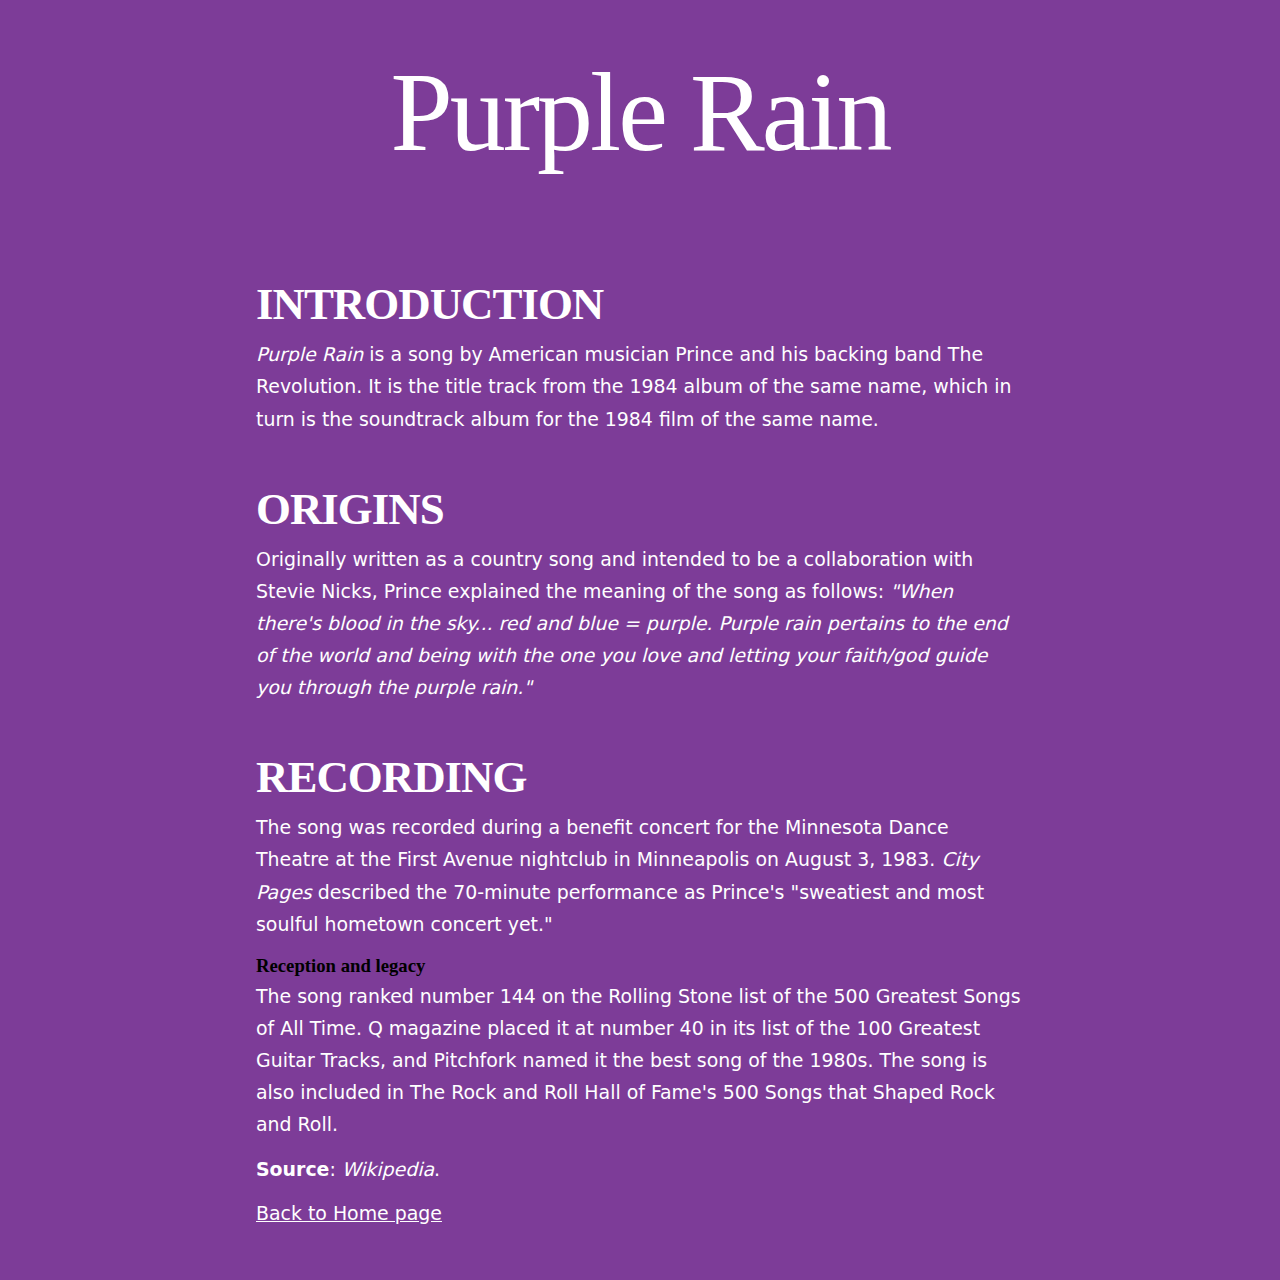
<file: exercises/Page-2.html>
<!DOCTYPE html>
<html lang="en">

<head>
    <meta charset="UTF-8">
    <meta name="viewport" content="width=device-width, initial-scale=1.0">
    <title>Purple Rain</title>
    <title>When Doves Cry</title>
    <meta name="description" content="A basic web page containing some text from Wikipedia about the 1983-recorded song Purple Rain by Prince">
    <link rel="stylesheet" href="assets/css/style-2.css">
</head>

<body>

    <header>

         <h1>Purple Rain</h1>
    </header>

    <main>
        <section>     
            
            <h2>Introduction</h2>
            
            <p><i>Purple Rain</i> is a song by American musician Prince and his backing band The Revolution. It is the title track from the 1984 album of the same name, which in turn is the soundtrack album for the 1984 film of the same name.</p>
            
            <h2>Origins</h2>
            
            <p>Originally written as a country song and intended to be a collaboration with Stevie Nicks, Prince explained the meaning of the song as follows: <i>"When there's blood in the sky... red and blue = purple. Purple rain pertains to the end of the world and being with the one you love and letting your faith/god guide you through the purple rain."</i></p>
            
            <h2>Recording</h2>
            
            <p>The song was recorded during a benefit concert for the Minnesota Dance Theatre at the First Avenue nightclub in Minneapolis on August 3, 1983. <i>City Pages</i> described the 70-minute performance as Prince's "sweatiest and most soulful hometown concert yet."</p>
            
            <h3>Reception and legacy</h3>
            
            <p>The song ranked number 144 on the Rolling Stone list of the 500 Greatest Songs of All Time. Q magazine placed it at number 40 in its list of the 100 Greatest Guitar Tracks, and Pitchfork named it the best song of the 1980s. The song is also included in The Rock and Roll Hall of Fame's 500 Songs that Shaped Rock and Roll.</p>
            
            <p><b>Source</b>: <i>Wikipedia</i>.</p>
            <p><a href="../index.html">Back to Home page</a></p>
        </section>
    </main>

</body>
</html>
</file>
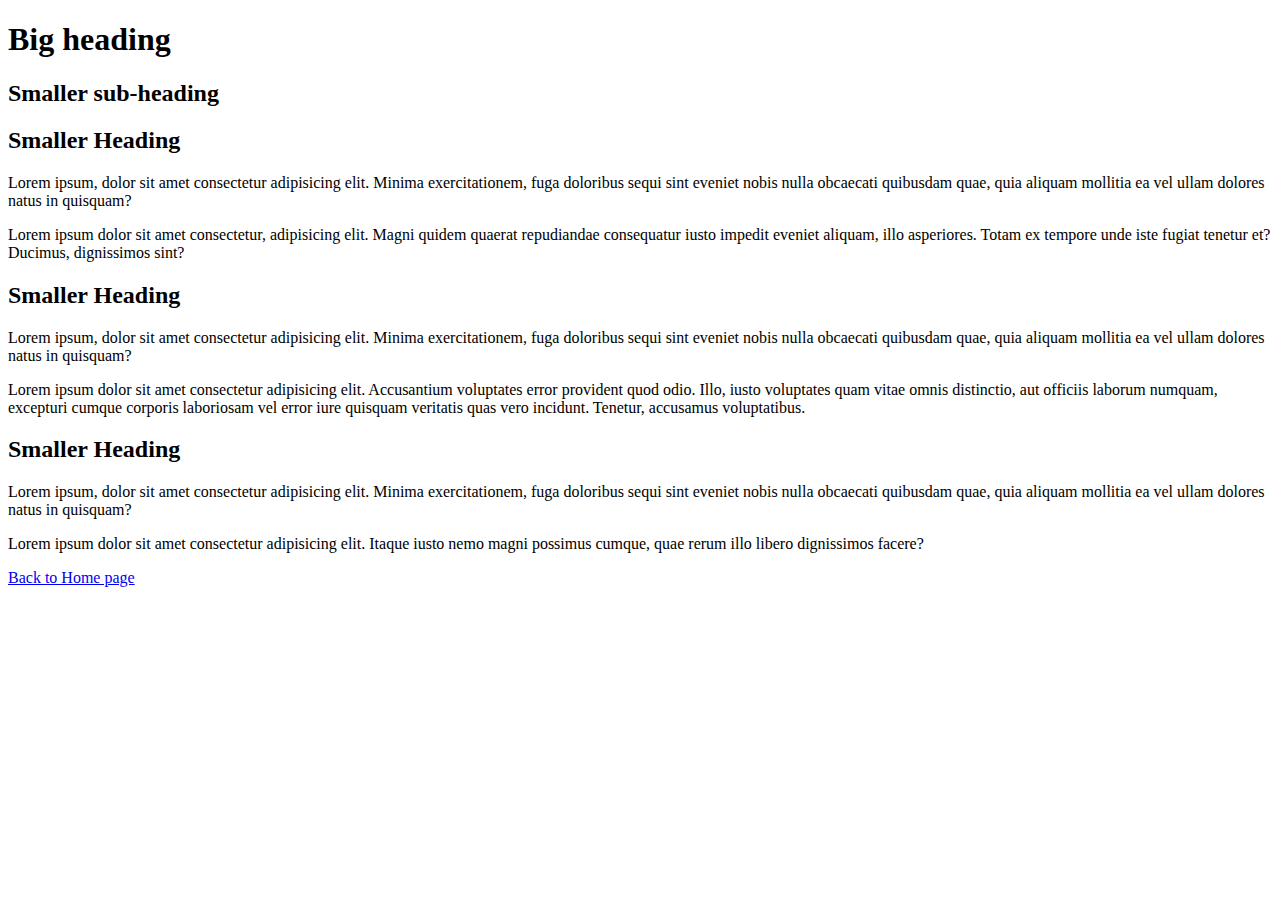
<file: exercises/page-3.html>
<!DOCTYPE html>
<html lang="en">

<head>
    <meta charset="UTF-8">
    <meta name="viewport" content="width=device-width, initial-scale=1.0">
    <title>Between 50 and 60 characters (including spaces)</title>
    <meta name="description" content="Between 150 and 160 characters (including spaces). Like the title, this is important for search engines.">

</head>    
    
<body>


 <!-- Hero block -->
    <header>
        <h1>Big heading</h1>
        <h2>Smaller sub-heading</h2>
    </header>

    <!-- Main content of web page in sections -->
    <main>
        <section>
            <h2>Smaller Heading</h2>
            <p>Lorem ipsum, dolor sit amet consectetur adipisicing elit. Minima exercitationem, fuga doloribus sequi sint eveniet nobis nulla obcaecati quibusdam quae, quia aliquam mollitia ea vel ullam dolores natus in quisquam?</p>

            <p>Lorem ipsum dolor sit amet consectetur, adipisicing elit. Magni quidem quaerat repudiandae consequatur iusto impedit eveniet aliquam, illo asperiores. Totam ex tempore unde iste fugiat tenetur et? Ducimus, dignissimos sint?</p>

        </section>

        <section>
            <h2>Smaller Heading</h2>
            <p>Lorem ipsum, dolor sit amet consectetur adipisicing elit. Minima exercitationem, fuga doloribus sequi sint eveniet nobis nulla obcaecati quibusdam quae, quia aliquam mollitia ea vel ullam dolores natus in quisquam?</p>

            <p>Lorem ipsum dolor sit amet consectetur adipisicing elit. Accusantium voluptates error provident quod odio. Illo, iusto voluptates quam vitae omnis distinctio, aut officiis laborum numquam, excepturi cumque corporis laboriosam vel error iure quisquam veritatis quas vero incidunt. Tenetur, accusamus voluptatibus.</p>

        </section>

        <section>
            <h2>Smaller Heading</h2>
            <p>Lorem ipsum, dolor sit amet consectetur adipisicing elit. Minima exercitationem, fuga doloribus sequi sint eveniet nobis nulla obcaecati quibusdam quae, quia aliquam mollitia ea vel ullam dolores natus in quisquam?</p>

            <p>Lorem ipsum dolor sit amet consectetur adipisicing elit. Itaque iusto nemo magni possimus cumque, quae rerum illo libero dignissimos facere?</p>

            <p><a href="../index.html">Back to Home page</a></p>

        </section>
    
    </main>
    <!-- main content ends here -->

    </body>
    
    </html>
</file>
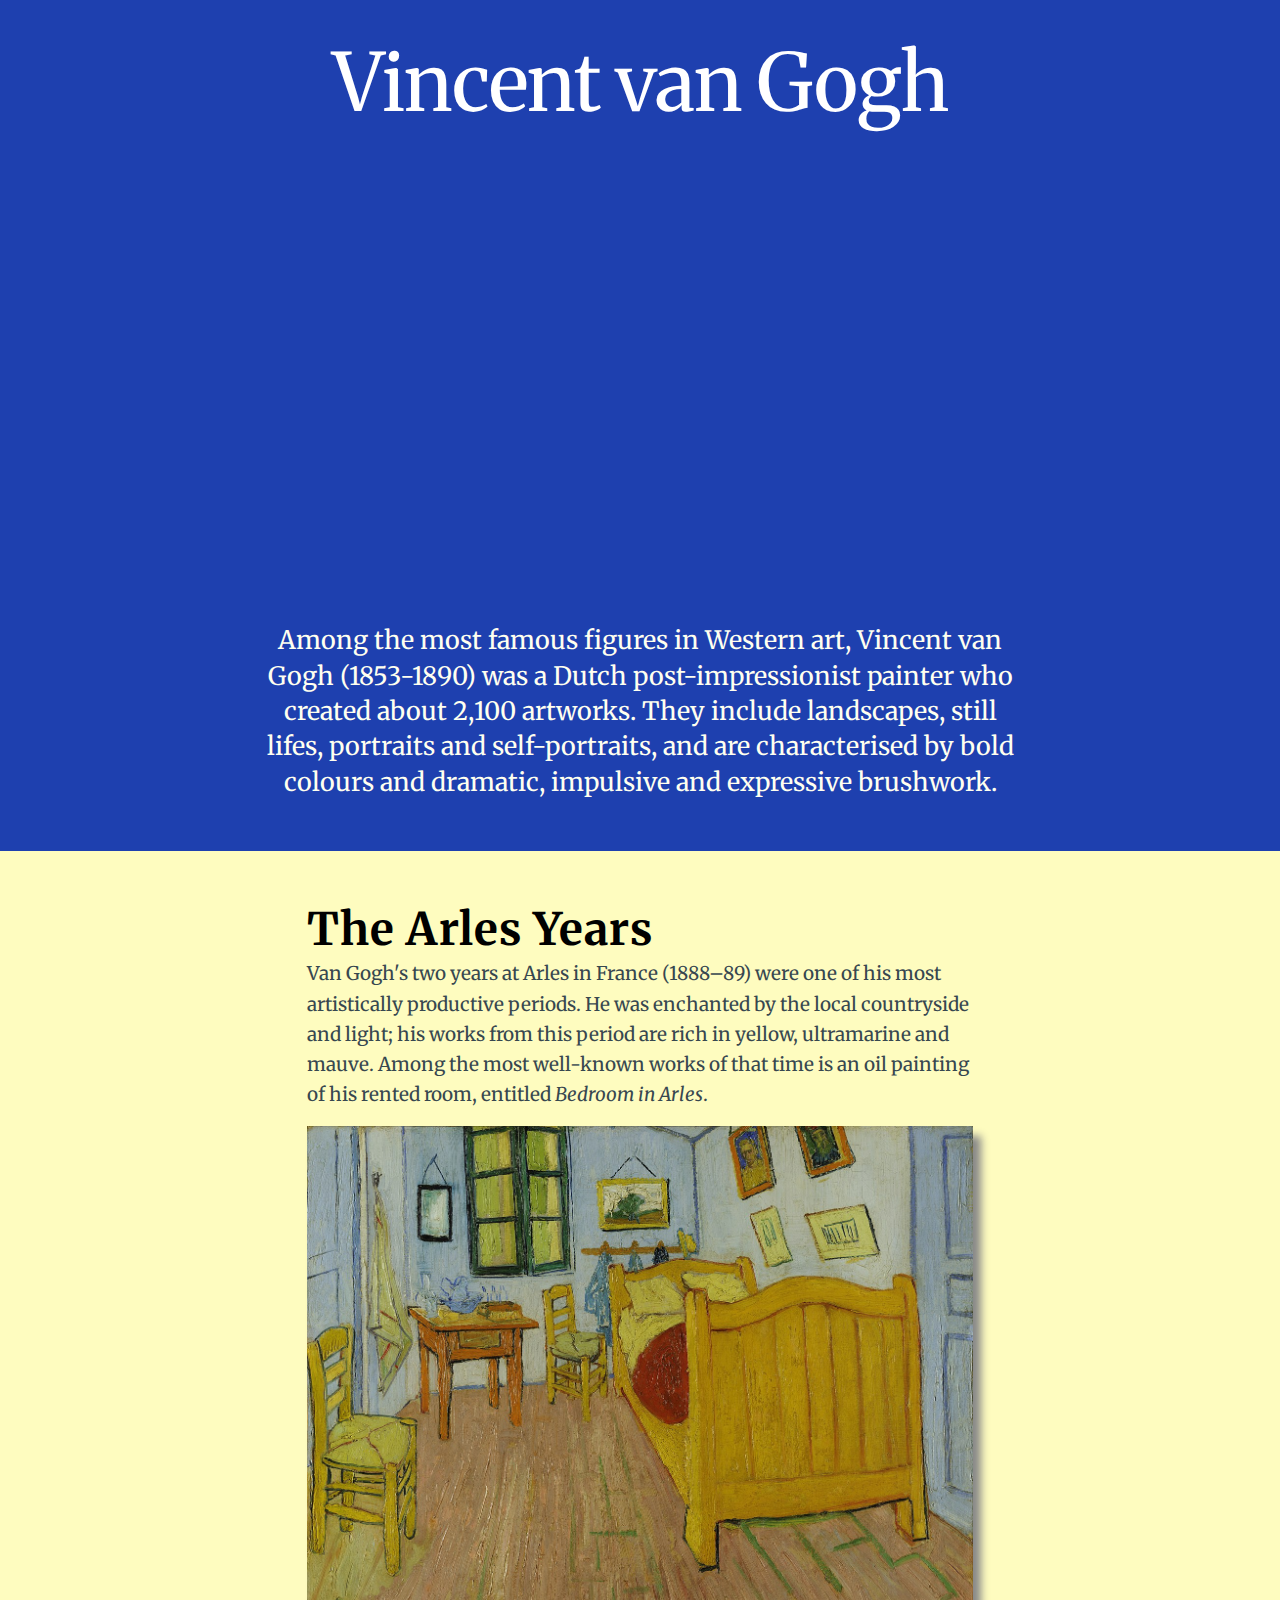
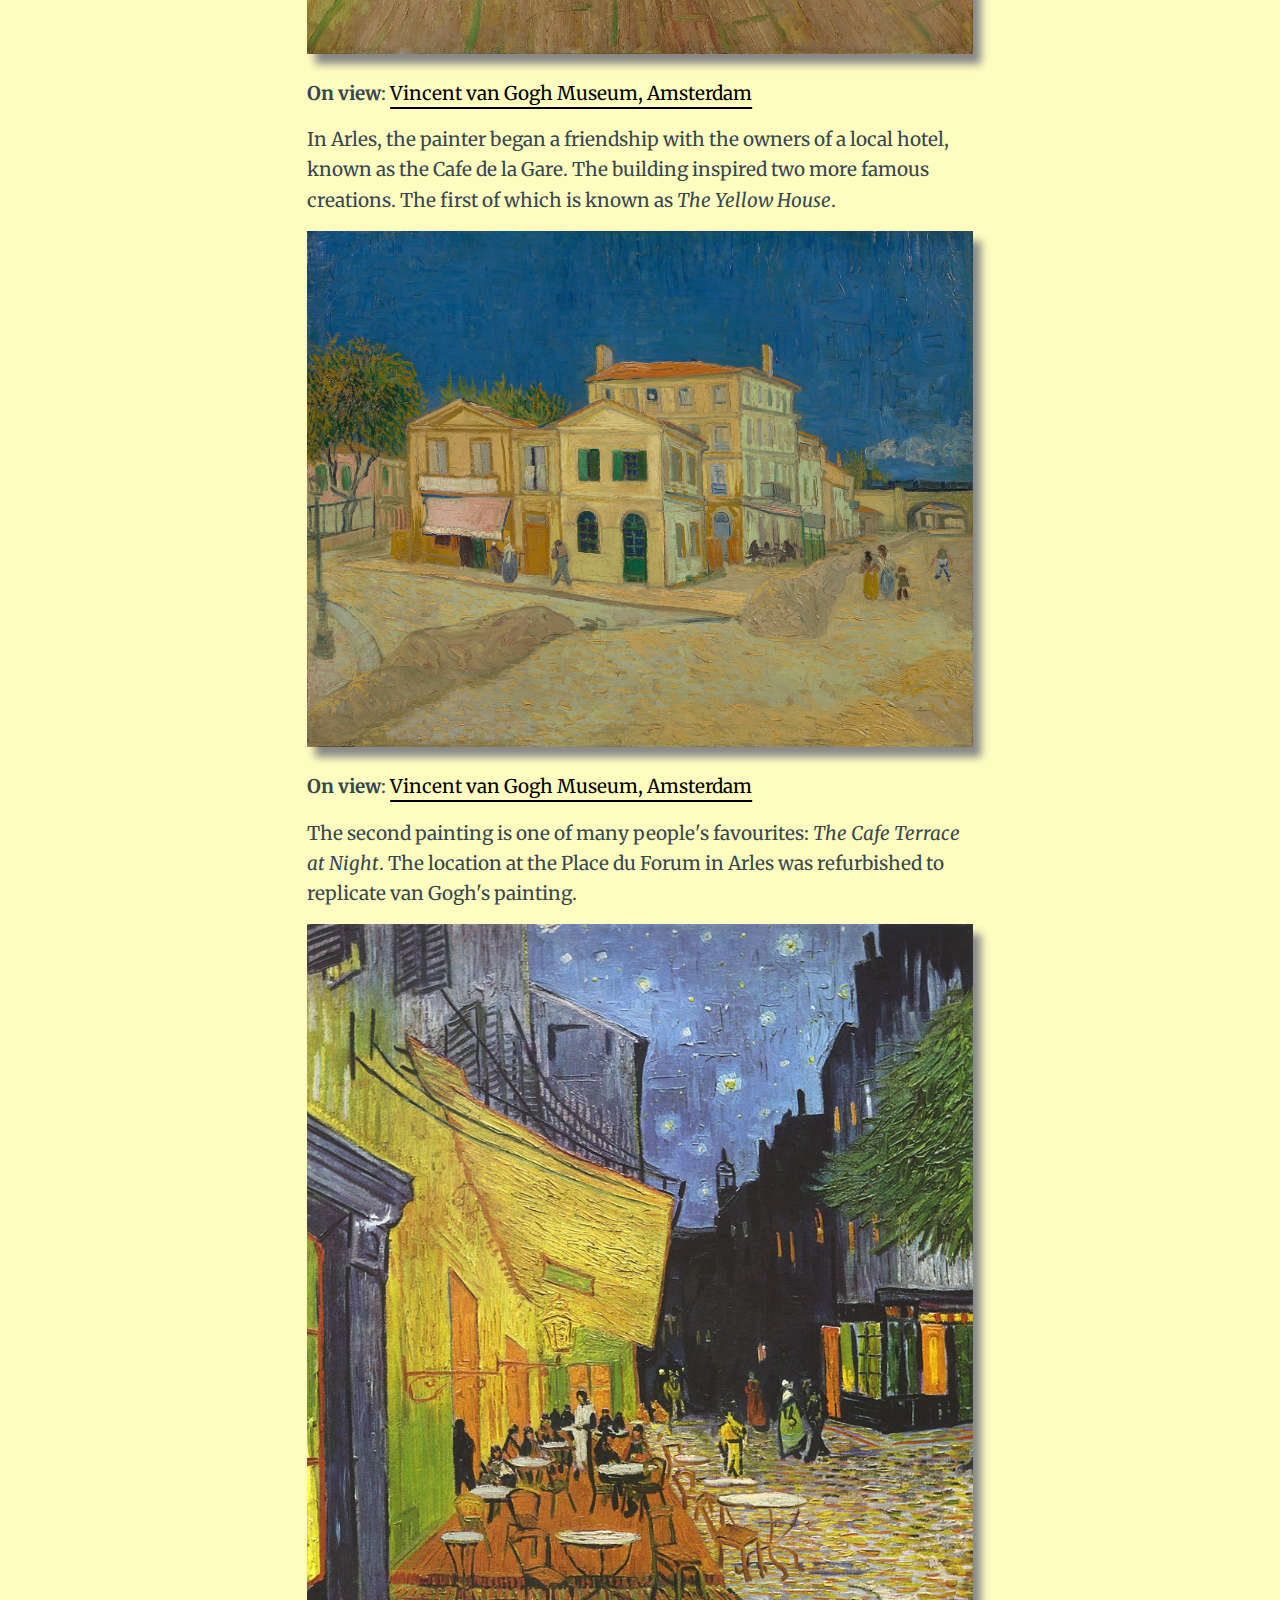
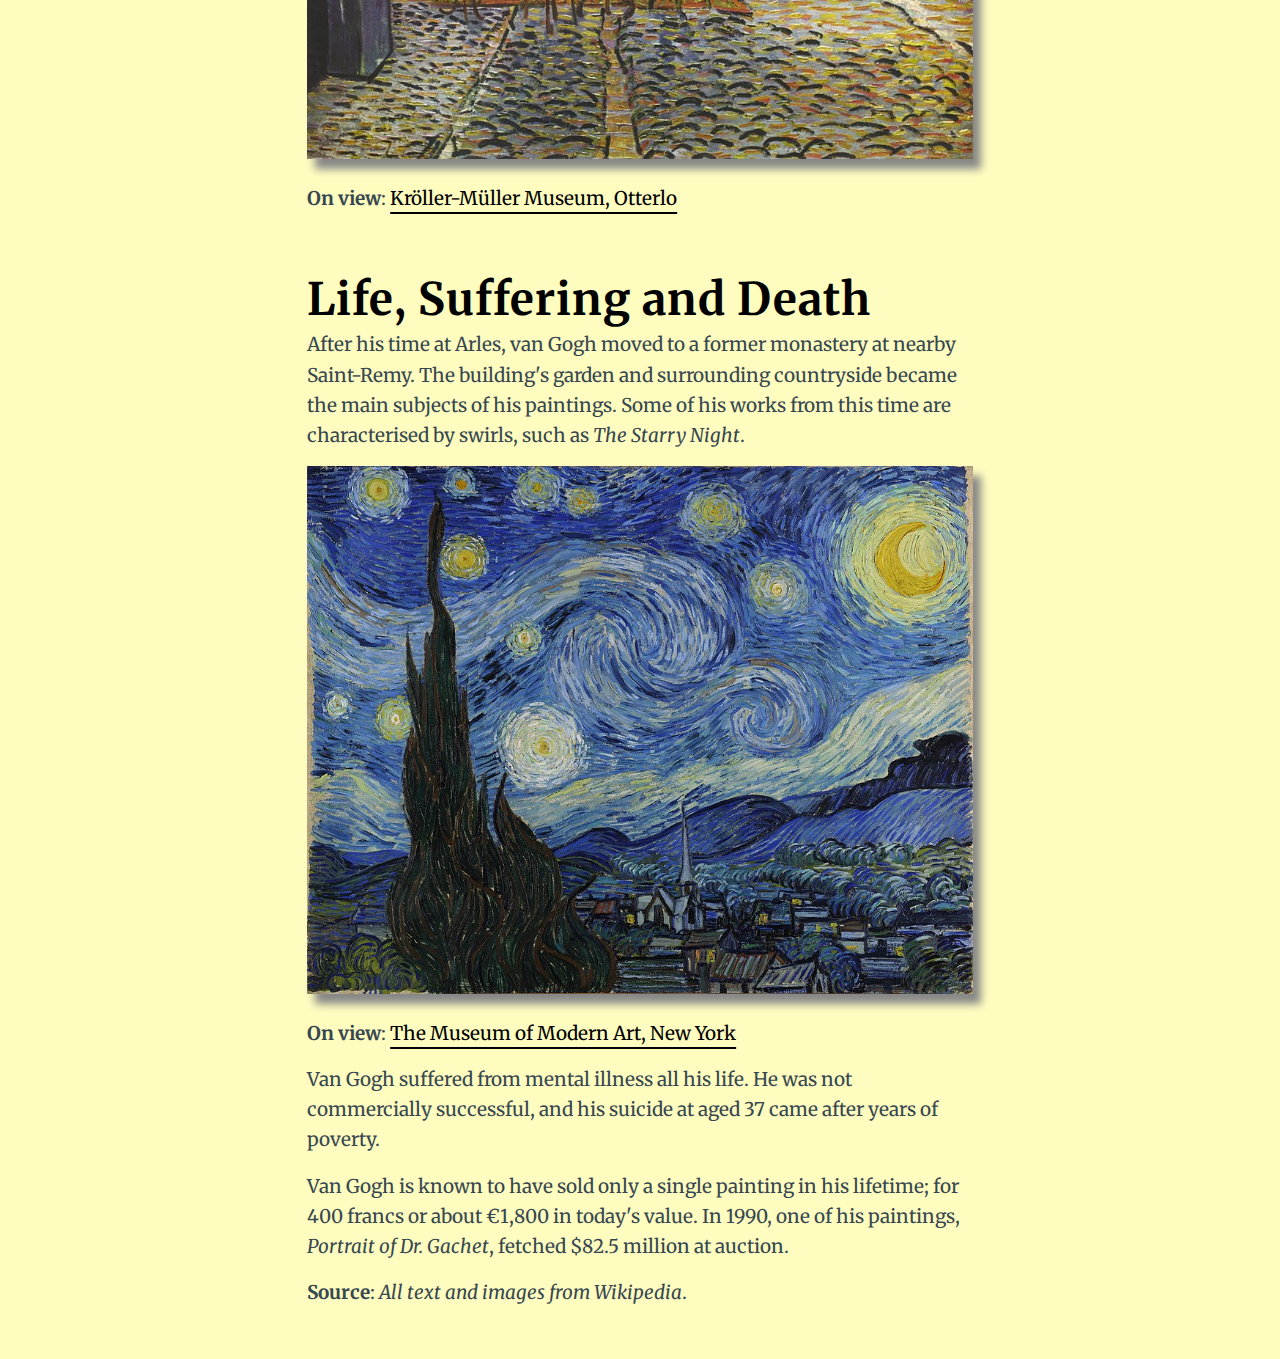
<file: exercises/page-4.html>
<!DOCTYPE html>
<html lang="en">
<head>
    <meta charset="UTF-8">
    <meta name="viewport" content="width=device-width, initial-scale=1.0">

    <title>Vincent van Gogh</title>
    <meta name="description" content="The Dutch post-impressionist whose works are characterised by bold colours and dramatic, impulsive and expressive brushwork.">

    <link rel="stylesheet" href="assets/css/style-4.css">


    <link rel="preconnect" href="https://fonts.googleapis.com">
    <link rel="preconnect" href="https://fonts.gstatic.com" crossorigin>
    <link href="https://fonts.googleapis.com/css2?family=Merriweather:ital,opsz,wght@0,18..144,300..900;1,18..144,300..900&display=swap" rel="stylesheet">
    
</head>


<body>

    <header>
        <h1>Vincent van Gogh</h1>

        
        <div class="video-container">
         <iframe src="https://www.youtube.com/embed/wI2i5ca1RT4" frameborder="0" allow="accelerometer; autoplay; encrypted-media; gyroscope; picture-in-picture" allowfullscreen></iframe>  
        </div>


        <h2>Among the most famous figures in Western art, Vincent van Gogh (1853-1890) was a Dutch post-impressionist painter who created about 2,100 artworks. They include landscapes, still lifes, portraits and self-portraits, and are characterised by bold colours and dramatic, impulsive and expressive brushwork.</h2>

    </header>

    <main>

    <section>

        <h3>The Arles Years</h3>
        <p>Van Gogh's two years at Arles in France (1888–89) were one of his most artistically productive periods. He was enchanted by the local countryside and light; his works from this period are rich in yellow, ultramarine and mauve. Among the most well-known works of that time is an oil painting of his rented room, entitled <i>Bedroom in Arles</i>.</p>
        
        <img src="assets/img/bedroom-arles-van-gogh.jpg" alt="Bedroom in Arles, van Gogh">
        <p><b>On view</b>: <a href="https://www.vangoghmuseum.nl/en/collection/s0047V1962" target="_blank" >Vincent van Gogh Museum, Amsterdam</a></p>


        <p>In Arles, the painter began a friendship with the owners of a local hotel, known as the Cafe de la Gare. The building inspired two more famous creations. The first of which is known as <i>The Yellow House</i>.</p>  
        
        <img src="assets/img/yellow-house-van-gogh.jpg" alt="The Yellow House, van Gogh">
        <p><b>On view</b>: <a href="https://www.vangoghmuseum.nl/en/collection/s0032V1962" target="_blank" >Vincent van Gogh Museum, Amsterdam</a></p>


        <p>The second painting is one of many people's favourites: <i>The Cafe Terrace at Night</i>. The location at the Place du Forum in Arles was refurbished to replicate van Gogh's painting.</p>
        
        <img src="assets/img/cafe-terrace-at-night-van-gogh.jpg" alt="The Cafe Terrace at Night, van Gogh">
        <p><b>On view</b>: <a href="https://krollermuller.nl/en/vincent-van-gogh-terrace-of-a-cafe-at-night-place-du-forum-1" target="_blank" >Kröller-Müller Museum, Otterlo</a></p>


        <h3>Life, Suffering and Death</h3>

        <p>After his time at Arles, van Gogh moved to a former monastery at nearby Saint-Remy. The building's garden and surrounding countryside became the main subjects of his paintings. Some of his works from this time are characterised by swirls, such as <i>The Starry Night</i>.</p>
        
        <img src="assets/img/starry-night-van-gogh.jpg" alt="Starry Night, van Gogh">  
        <p><b>On view</b>: <a href="https://www.moma.org/collection/works/79802" target="_blank" >The Museum of Modern Art, New York</a></p>


        <p>Van Gogh suffered from mental illness all his life. He was not commercially successful, and his suicide at aged 37 came after years of poverty.</p>

        <p>Van Gogh is known to have sold only a single painting in his lifetime; for 400 francs or about €1,800 in today's value. In 1990, one of his paintings, <i>Portrait of Dr. Gachet</i>, fetched $82.5 million at auction.</p>

        <p><b>Source</b>: <i>All text and images from Wikipedia</i>.</p>

    </section>

    </main>
</body>
</html>
</file>
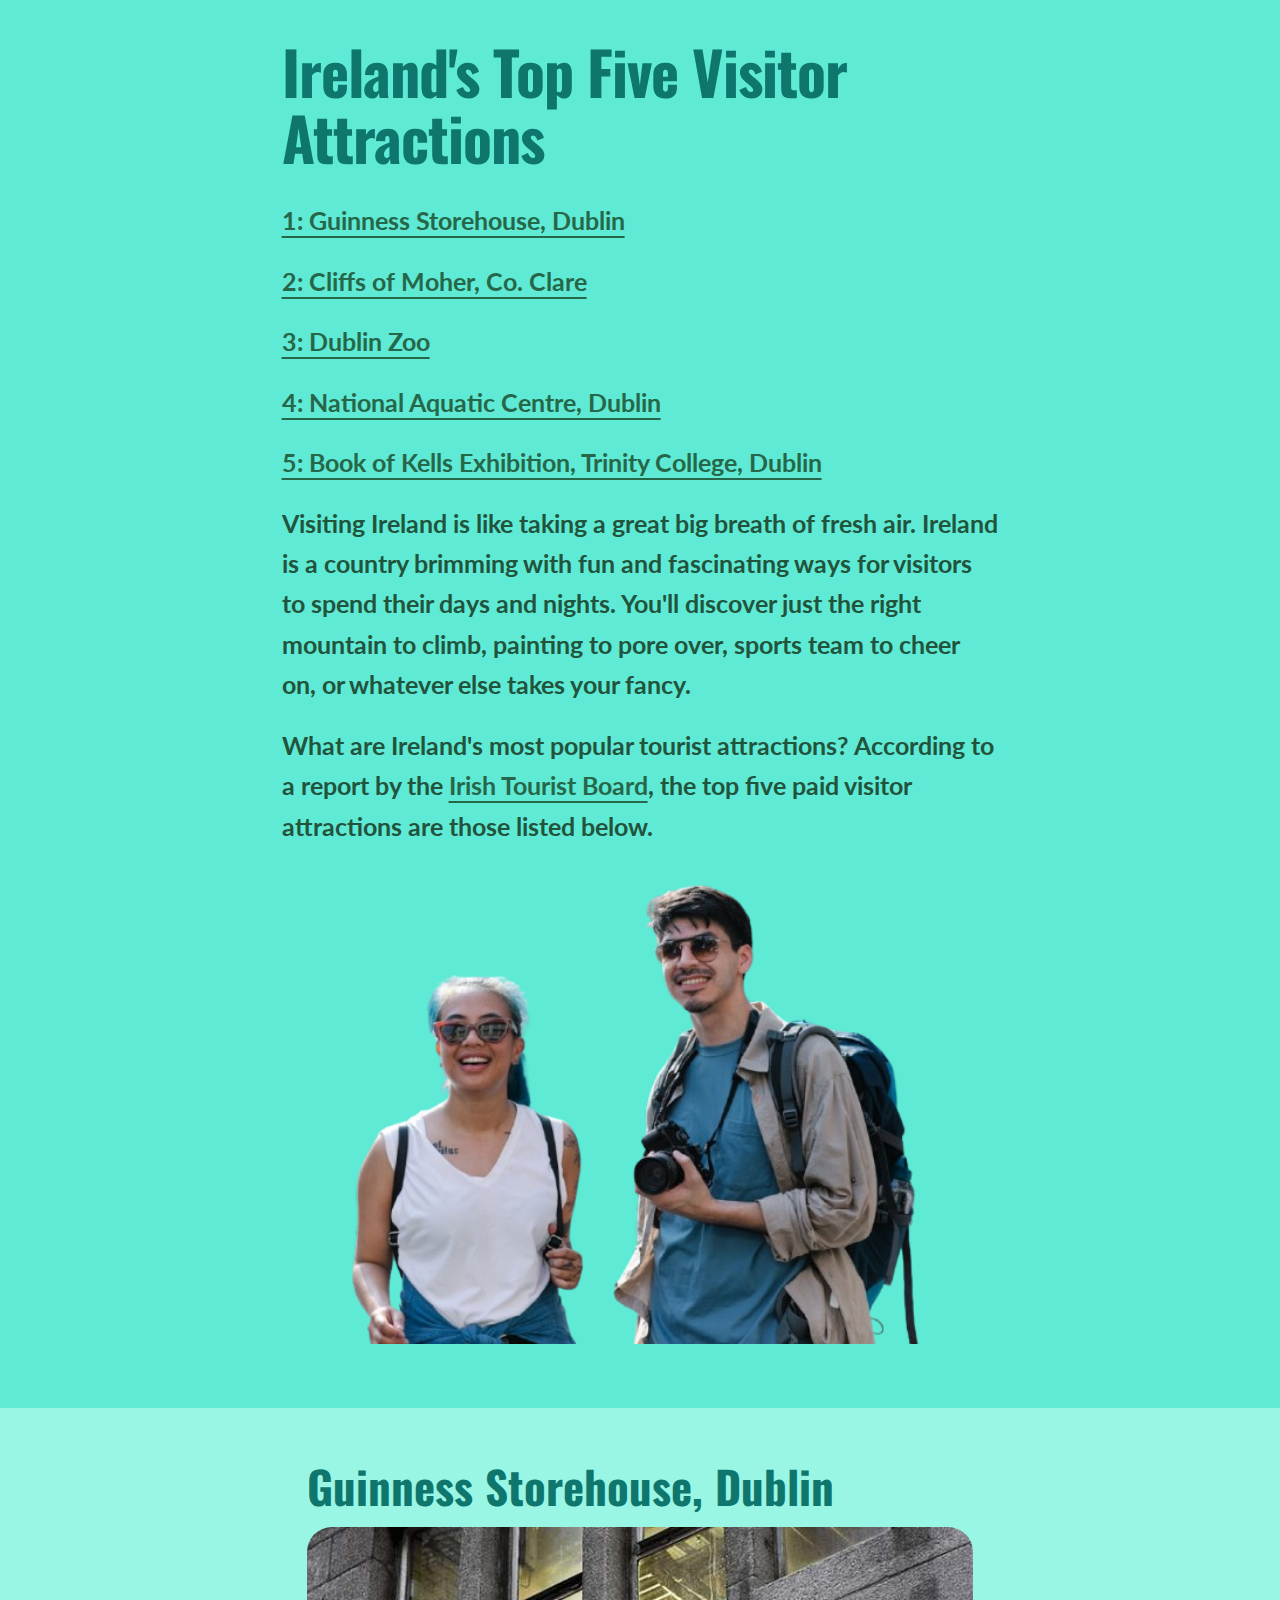
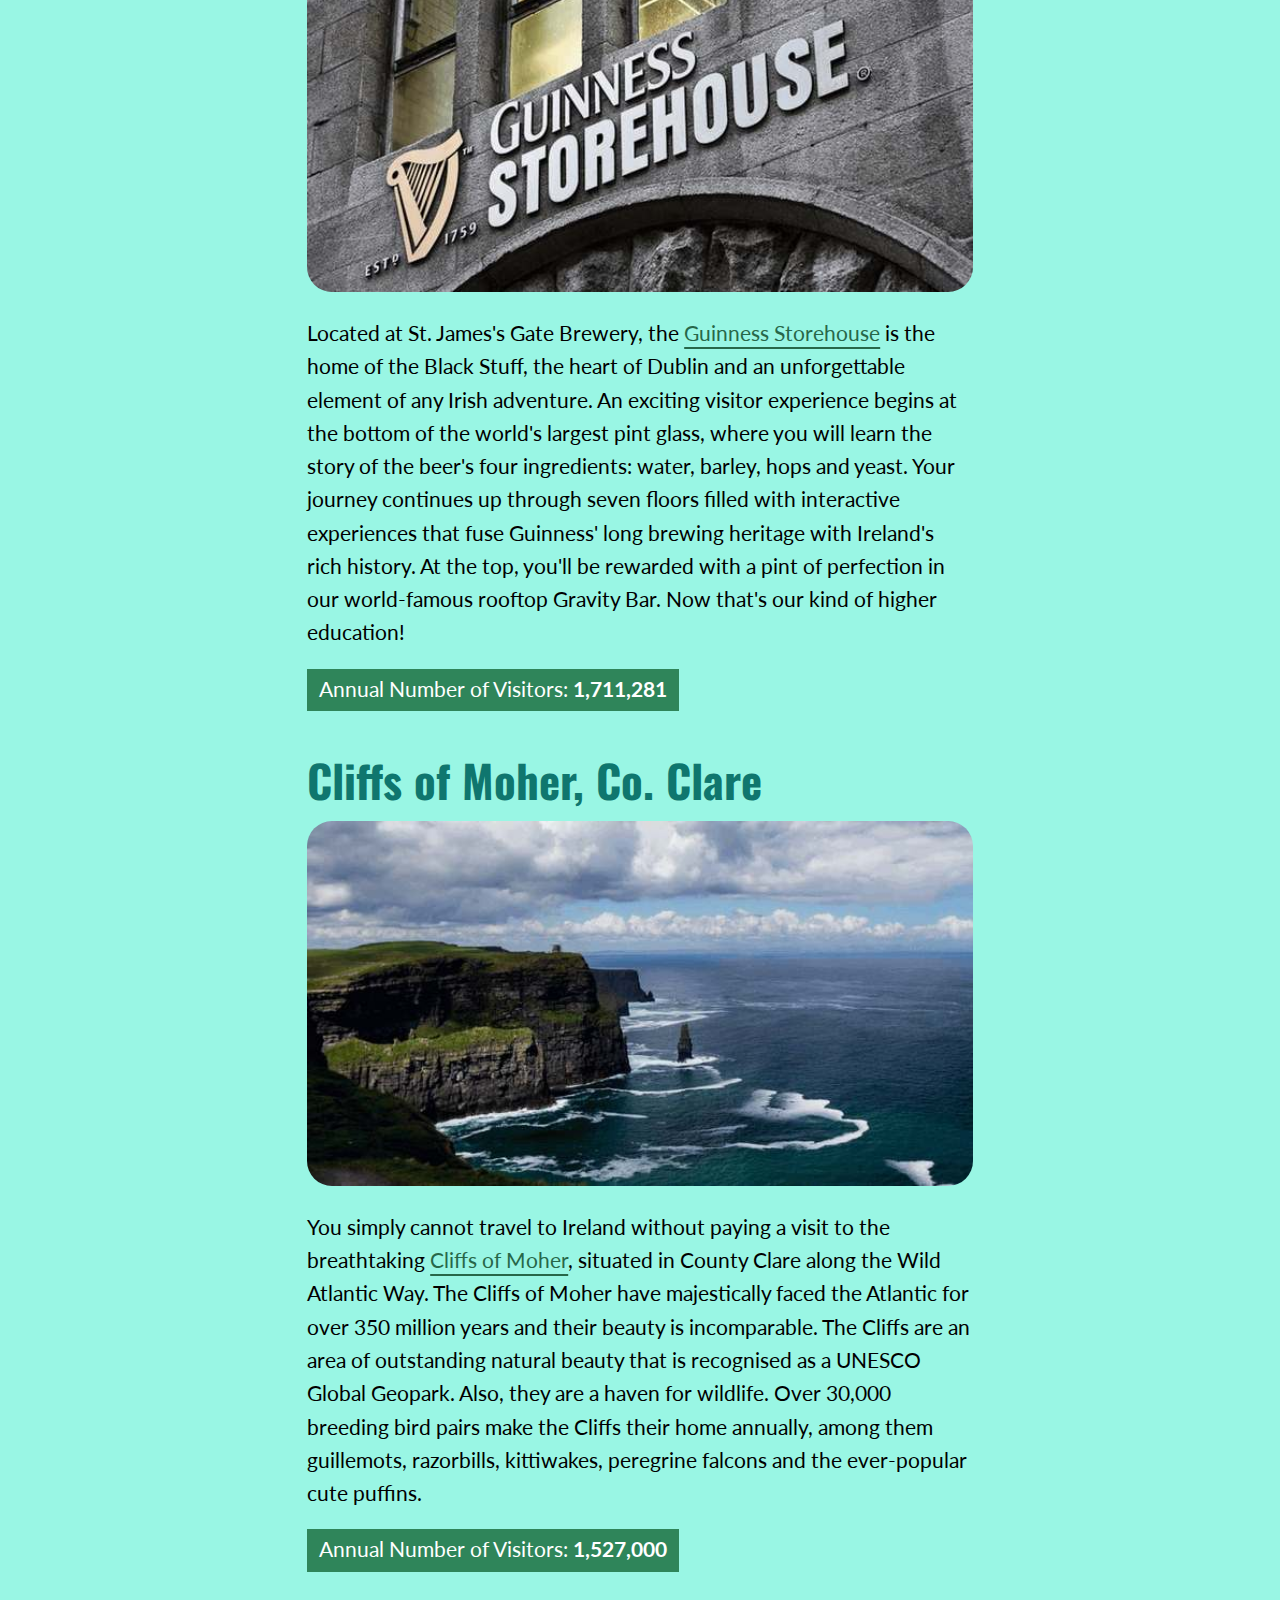
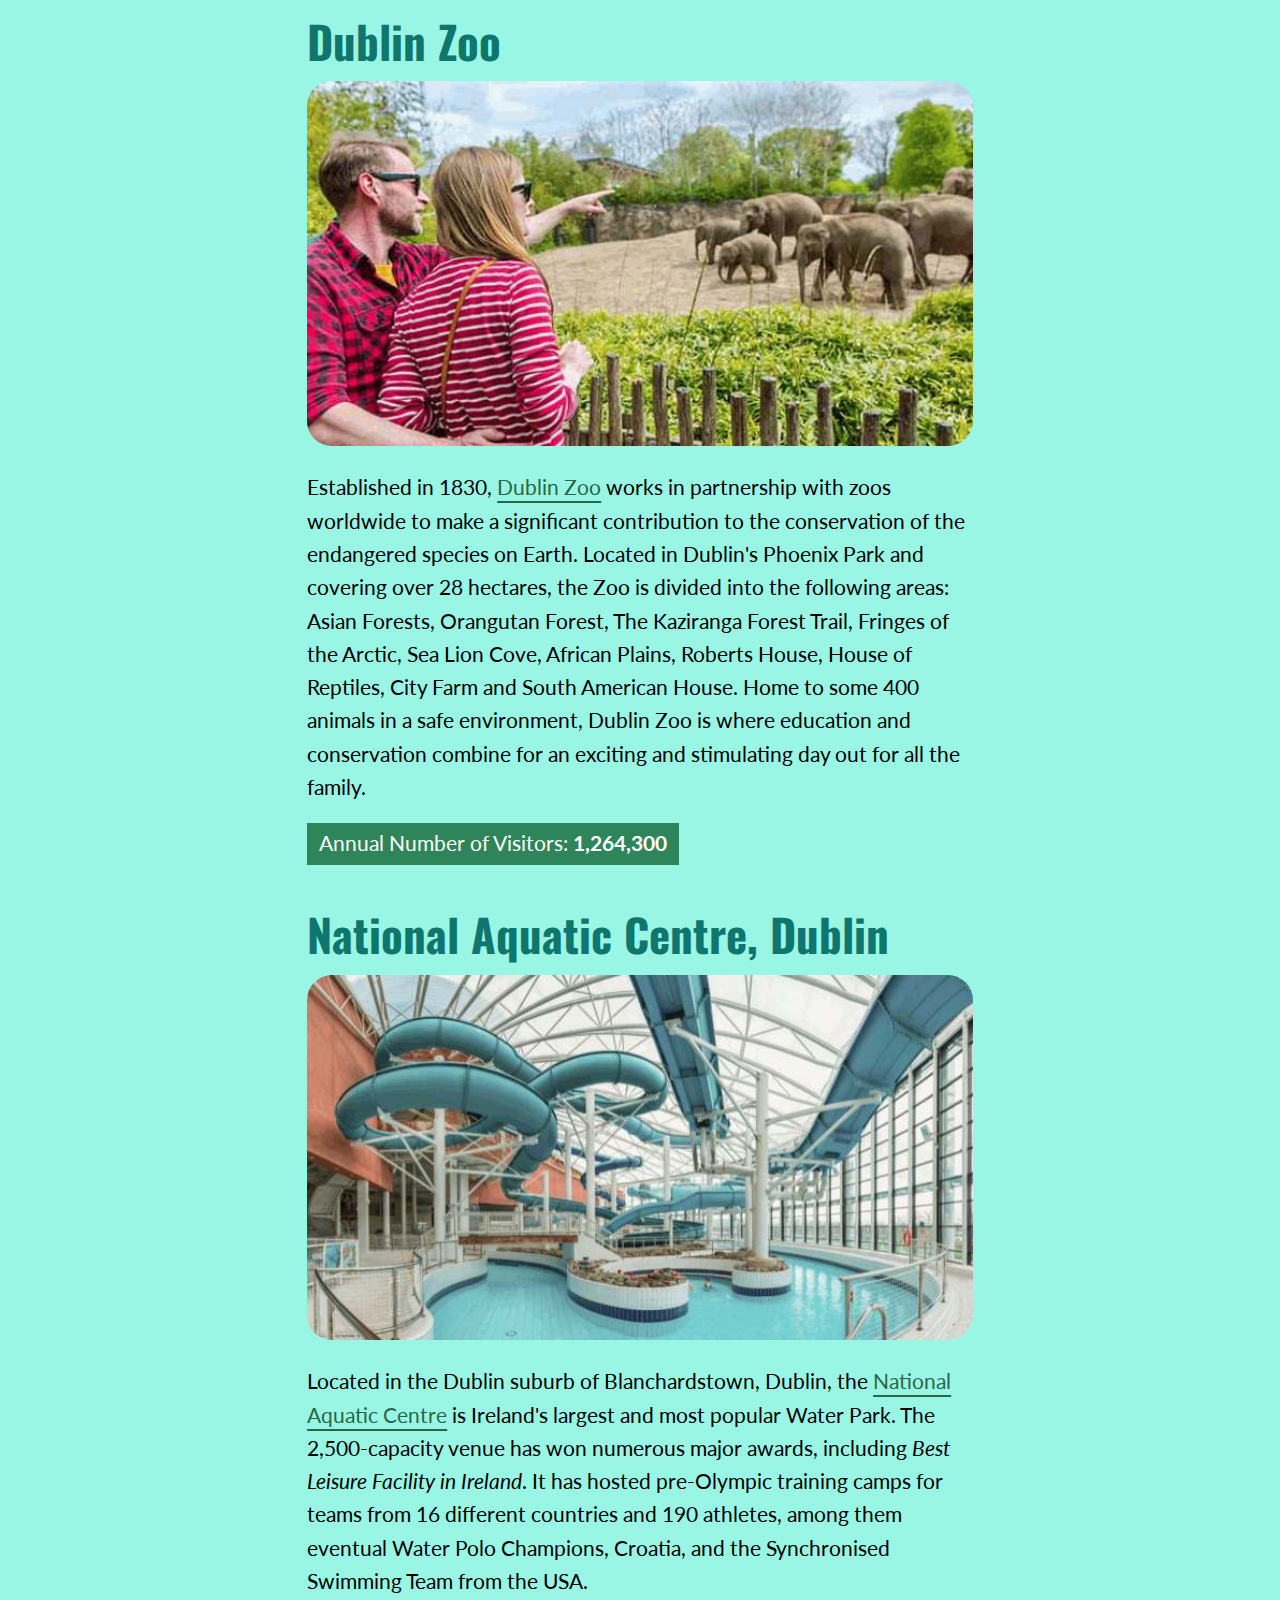
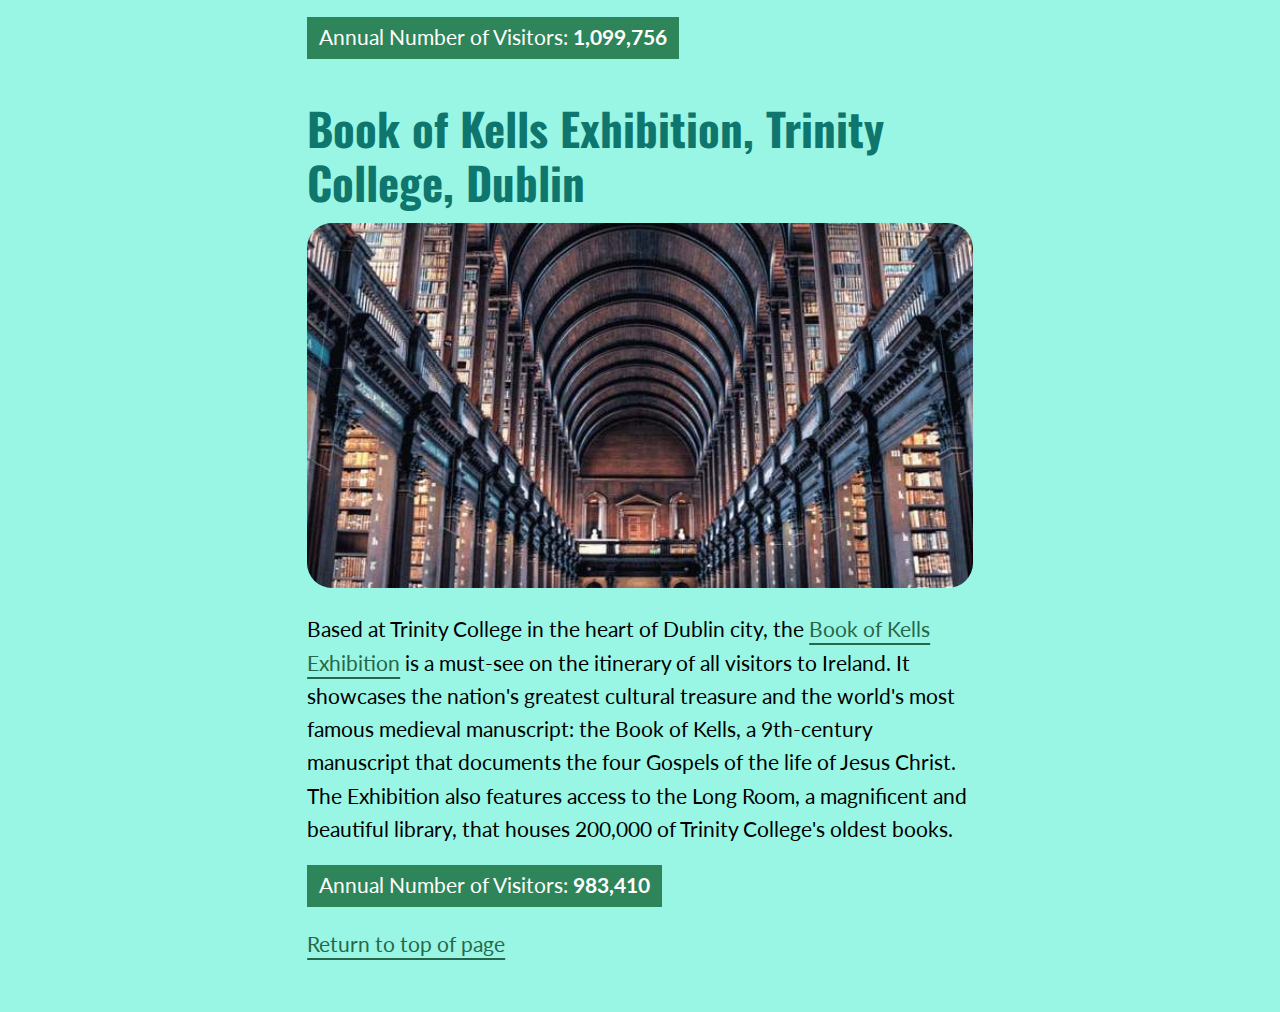
<file: exercises/page-5.html>
<!DOCTYPE html>
<html lang="en">
<head>
  <meta charset="utf-8">
  <meta name="viewport" content="width=device-width, initial-scale=1.0">
  <meta http-equiv="X-UA-Compatible" content="IE=edge">
  
  <title>Ireland's Top Five Visitor Attractions</title>
  <meta name="description" content="The country's most popular atractions for visitors, according to the Irish Tourist Board.">
  
  <link rel="stylesheet" href="assets/css/style-5.css">

  <link rel="preconnect" href="https://fonts.googleapis.com">
  <link rel="preconnect" href="https://fonts.gstatic.com" crossorigin>
  <link href="https://fonts.googleapis.com/css2?family=Lato:ital,wght@0,100;0,300;0,400;0,700;0,900;1,100;1,300;1,400;1,700;1,900&family=Oswald:wght@200..700&display=swap" rel="stylesheet">

</head>

<body id="top-of-page">

<header>
    <h1>Ireland's Top Five Visitor Attractions</h1>

    <p><a href="#guinness">1: Guinness Storehouse, Dublin</a></p>
    <p><a href="#cliffs-of-moher">2: Cliffs of Moher, Co. Clare</a></p>
    <p><a href="#dublin-zoo">3: Dublin Zoo</a></p>
    <p><a href="#aquatic-centre">4: National Aquatic Centre, Dublin</a></p>
    <p><a href="#kells-tcd">5: Book of Kells Exhibition, Trinity College, Dublin</a></p>

    <p>Visiting Ireland is like taking a great big breath of fresh air. Ireland is a country brimming with fun and fascinating ways for visitors to spend their days and nights. You'll discover just the right mountain to climb, painting to pore over, sports team to cheer on, or whatever else takes your fancy.</p>

    <p>What are Ireland's most popular tourist attractions? According to a report by the <a href="https://www.discoverireland.ie/">Irish Tourist Board</a>, the top five paid visitor attractions are those listed below.</p>

    <img src="assets/img/backpackers.png" alt="Ireland Tourism">

</header> 

<main>

<section>

    <h2 id="guinness">Guinness Storehouse, Dublin</h2>
    
    <img src="assets/img/guinness-storehouse.jpg" alt="Guinness Storehouse">

    <p>Located at St. James's Gate Brewery, the <a href="https://www.guinness-storehouse.com/en" target="_blank">Guinness Storehouse</a> is the home of the Black Stuff, the heart of Dublin and an unforgettable element of any Irish adventure. An exciting visitor experience begins at the bottom of the world's largest pint glass, where you will learn the story of the beer's four ingredients: water, barley, hops and yeast. Your journey continues up through seven floors filled with interactive experiences that fuse Guinness' long brewing heritage with Ireland's rich history. At the top, you'll be rewarded with a pint of perfection in our world-famous rooftop Gravity Bar. Now that's our kind of higher education!</p>

    <p class="highlight-text">Annual Number of Visitors: <b>1,711,281</b></p>


    <h2 id="cliffs-of-moher">Cliffs of Moher, Co. Clare</h2>

    <img src="assets/img/cliffs-of-moher.jpg" alt="cliffs-of-moher">

    <p>You simply cannot travel to Ireland without paying a visit to the breathtaking <a href="https://www.cliffsofmoher.ie" target="_blank">Cliffs of Moher</a>, situated in County Clare along the Wild Atlantic Way. The Cliffs of Moher have majestically faced the Atlantic for over 350 million years and their beauty is incomparable. The Cliffs are an area of outstanding natural beauty that is recognised as a UNESCO Global Geopark. Also, they are a haven for wildlife. Over 30,000 breeding bird pairs make the Cliffs their home annually, among them guillemots, razorbills, kittiwakes, peregrine falcons and the ever-popular cute puffins.</p>

    <p class="highlight-text">Annual Number of Visitors: <b>1,527,000</b></p>


    <h2 id="dublin-zoo">Dublin Zoo</h2>

    <img src="assets/img/dublin-zoo.jpg" alt="dublin-zoo">

    <p>Established in 1830, <a href="https://www.dublinzoo.ie"  target="_blank">Dublin Zoo</a> works in partnership with zoos worldwide to make a significant contribution to the conservation of the endangered species on Earth. Located in Dublin's Phoenix Park and covering over 28 hectares, the Zoo is divided into the following areas: Asian Forests, Orangutan Forest, The Kaziranga Forest Trail, Fringes of the Arctic, Sea Lion Cove, African Plains, Roberts House, House of Reptiles, City Farm and South American House. Home to some 400 animals in a safe environment, Dublin Zoo is where education and conservation combine for an exciting and stimulating day out for all the family.</p>

    <p class="highlight-text">Annual Number of Visitors: <b>1,264,300</b></p>


    <h2 id="aquatic-centre">National Aquatic Centre, Dublin</h2>

    <img src="assets/img/national-aquatic-centre.jpg" alt="national-aquatic-centre">

    <p>Located in the Dublin suburb of Blanchardstown, Dublin, the <a href="https://www.nationalaquaticcentre.ie" target="_blank">National Aquatic Centre</a> is Ireland's largest and most popular Water Park. The 2,500-capacity venue has won numerous major awards, including <i>Best Leisure Facility in Ireland</i>. It has hosted pre-Olympic training camps for teams from 16 different countries and 190 athletes, among them eventual Water Polo Champions, Croatia, and the Synchronised Swimming Team from the USA.</p>

    <p class="highlight-text">Annual Number of Visitors: <b>1,099,756</b></p>


    <h2 id="kells-tcd">Book of Kells Exhibition, Trinity College, Dublin</h2>

    <img src="assets/img/book-of-kells.jpg" alt="book-of-kells">

    <p>Based at Trinity College in the heart of Dublin city, the <a href="https://www.tcd.ie/visitors/book-of-kells/" target="_blank">Book of Kells Exhibition</a> is a must-see on the itinerary of all visitors to Ireland. It showcases the nation's greatest cultural treasure and the world's most famous medieval manuscript: the Book of Kells, a 9th-century manuscript that documents the four Gospels of the life of Jesus Christ. The Exhibition also features access to the Long Room, a magnificent and beautiful library, that houses 200,000 of Trinity College's oldest books.</p>

    <p class="highlight-text">Annual Number of Visitors: <b>983,410</b></p>

    <p><a href="#top-of-page">Return to top of page</a></p>

</section>

</main>

</body>
</html>
</file>
<file: cripto-wallet/assets/css/custom.css>
/* Add your custom CSS rules */
body { font-family: 'Outfit', sans-serif; }

.section-selector-1 { background-color: var(--trend-700) }
.section-selector-1 > .badge span { 
    color: var(--white-000);
    background-color: var(--trend-700);
    text-transform: uppercase 
}

.section-selector-2 { background-color: var(--trend-800) }

.section-selector-3 { background-color: var(--trend-700) }

.section-selector-4.theme-dark { background-color: var(--trend-700) }
.section-selector-4 div[class^='flex-cols-'] div[class^='col-'] figure.icon { color: var(--blue-300) }

.section-selector-1 h2,
.section-selector-2 h2,
.section-selector-3 h2,
.section-selector-4 h2 { font-weight: 400}
</file>
<file: portfolio/smoothies/assets/css/custom.css>
/* Add your custom CSS here */

body{font-family: 'Neucha', cursive}


header h1 { font-size: var(--font-size-xxxl) }
header h2 { font-size: var(--font-size-xxl) }

header h1, header h2 { letter-spacing: -1px }


.section-selector-1 p.bigger-desktop { font-size: var(--font-size-xl) }
.section-selector-1 p.bigger-mobile  { font-size: var(--font-size-lg) }

                        
.cols-2-half .col-2 h2 {
    font-size: var(--font-size-xxl);
}

.cols-2-half .col-2 p {
    font-size: var(--font-size-md);
}

.cols-2-half .col-2 h2,
.cols-2-half .col-2 p { letter-spacing: 1px }


.section-selector-1 > p { color: var(--purple-800) }
.section-selector-2 { background-color: var(--pink-200) }
.section-selector-2 h2 { color: var(--red-700) }
.section-selector-3 { background-color: var(--green-200) }
.section-selector-3 h2 { color: var(--green-700) }
.section-selector-4 { background-color: var(--purple-800) }
.section-selector-4 h2 { color: var(--white-000) }
.section-selector-4 .col-text p { color: var(--white-000) }
.section-selector-5 { background-color: var(--yellow-200) }
.section-selector-5 h2 { color: var(--yellow-600) }
</file>
<file: assets/css/global.css>
/*  ============= WEB BROWSER RESETS ============ */
* { margin: 0; padding: 0; border: none }
*, *::before, *::after { box-sizing: border-box }
html { height: 100%; font-size: 100%; font: inherit; vertical-align: baseline;
scroll-behavior: smooth; scroll-padding-top: 20px }
body { line-height: 1.5; min-height: 100vh }
img { width: 100%; height: auto }
@media (max-width: 767px ) { body { text-rendering: optimizeSpeed } }
@media (min-width: 768px ) { body { text-rendering: optimizeLegibility } }


/* ============ CUSTOM PROPERTIES ============  */

:root {

    /* Alternatives to default sans-serif font */
    --font-sans: -apple-system, system-ui, BlinkMacSystemFont, Segoe UI, Roboto, Helvetica Neue, Fira Sans, Ubuntu, Oxygen, Oxygen Sans, Cantarell, Droid Sans, Apple Color Emoji, Segoe UI Emoji, Segoe UI Emoji, Segoe UI Symbol, Lucida Grande, Helvetica, Arial, sans-serif;

     /* Alternatives to default serif font */
    --font-serif: Cambria, "Hoefler Text", Utopia, "Liberation Serif", "Nimbus Roman No9 L Regular", Times, "Times New Roman", serif;

     /* Alternatives to default monospace font */
    --font-monospace: Menlo, Monaco, Consolas, "Liberation Mono", "Courier New", monospace;

    /* Fluid font size scale */
    --fs-sm: clamp(0.8rem, 0.17vi + 0.76rem, 0.89rem);
    --fs-base: clamp(1rem, 0.34vi + 0.91rem, 1.19rem);
    --fs-md: clamp(1.25rem, 0.61vi + 1.1rem, 1.58rem);
    --fs-lg: clamp(1.56rem, 1vi + 1.31rem, 2.11rem);
    --fs-xl: clamp(1.95rem, 1.56vi + 1.56rem, 2.81rem);
    --fs-xxl: clamp(2.44rem, 2.38vi + 1.85rem, 3.75rem);
    --fs-xxxl: clamp(3.05rem, 3.54vi + 2.17rem, 5rem);

}

/*  ============== LAYOUT FOR CONTENT CONTAINERS ================= */

nav, header, section, footer { position: relative; display: block }
header, section, footer { margin-left: auto; margin-right: auto; overflow: hidden }
/* Under last content item, zero the bottom margin */
section > *:last-child { margin-bottom: 0 !important }

/*  ====================== HEADER ======================== */

/* Padding around content: laptops / desktops  */
@media (min-width: 768px) {
    header { 
        padding-top: 3%; 
        padding-right: 20%;
        padding-bottom: 0%;
        padding-left: 20%
    }
}
                        
/* Padding around content: mobiles */
@media (max-width: 767px) {
    header { 
        padding-top: 5%;
        padding-right: 5%;
        padding-bottom: 0%;
        padding-left: 5%
    }
}

/*  ====================== SECTIONS ======================== */

/* Padding around content: laptops / desktops */
@media (min-width: 768px) {
    section { 
        padding-top: 4%;
        padding-right: 20%;
        padding-bottom: 4%;
        padding-left: 20%
    }
}
                        
/* Padding around content: mobiles */
@media (max-width: 767px) {
    section { 
        padding-left: 5%;
        padding-right: 5%;
        padding-bottom: 5%;
        padding-left: 5% }
}

/* Maximum width of any section */
section { max-width: 1920px }
/* Maximum width for contents of any section */
section > * { max-width: 1600px }

/* When content width < viewport width, equalise spacing at left and right */
section > * { max-width: 1600px; margin-left: auto; margin-right: auto }

/* ============= TYPOGRAPHY ============ */

body { font-family: var(--font-sans); text-align: center;}

h1 {
    font-size: var(--fs-xxxl);
    line-height: 1.2;
    text-align: center;
    font-weight: normal;
    letter-spacing: -3px;
}

h2 {
    font-size: var(--fs-xl);
    line-height: 1.2;
    margin-top: 42px;
    margin-bottom: 16px;
    font-weight: normal;
    letter-spacing: 2px;
}

h3 {
    font-size: var(--fs-lg);
    margin-top: 48px; 
    margin-bottom: 4px;
    line-height: 1.2;
    text-transform: uppercase;
}

p {
	font-size: var(--fs-md);
    line-height: 1.7;
	margin-bottom: 12px;
}
</file>
<file: exercises/assets/css/hero-image.css>
/*  ============= WEB BROWSER RESETS ============ */
* { margin: 0; padding: 0; border: none }
*, *::before, *::after { box-sizing: border-box }
html { height: 100%; font-size: 100%; font: inherit; vertical-align: baseline;
scroll-behavior: smooth; scroll-padding-top: 20px }
body { line-height: 1.5; min-height: 100vh; 
margin-left: auto; margin-right: auto; min-height: 100vh }  
@media (max-width: 767px ) { body { text-rendering: optimizeSpeed } }
@media (min-width: 768px ) { body { text-rendering: optimizeLegibility } }
nav, header, section, footer { width: 100% }
nav *:last-child, header *:last-child, section *:last-child, footer *:last-child { margin-bottom: 0 }
img { width: 100%; height: auto; display: block }
input, button, textarea, select { font: inherit }
h1, h2, h3, h4, p, li { word-break: break-word; hyphens: auto }

/* ============ CUSTOM PROPERTIES ============  */

:root {
    /* ==== Color variables ==== */
    --black-000: #000000;
    --white-000: #ffffff;
    --trans-000: transparent;

    --slate-050: #ECEFF1;
    --slate-100: #CFD8DC;
    --slate-200: #B0BEC5;
    --slate-300: #90A4AE;
    --slate-400: #78909C;
    --slate-500: #607D8B;
    --slate-600: #546E7A;
    --slate-700: #455A64;
    --slate-800: #37474F;
    --slate-900: #263238;

    --gray-050: #F9FAFB;
    --gray-100: #f7fafc;
    --gray-200: #edf2f7;
    --gray-300: #e2e8f0;
    --gray-400: #cbd5e0;
    --gray-500: #a0aec0;
    --gray-600: #718096;
    --gray-700: #4a5568;
    --gray-800: #2d3748;
    --gray-900: #1a202c;

    --red-050: #FEF2F2;
    --red-100: #fff5f5;
    --red-200: #fed7d7;
    --red-300: #feb2b2;
    --red-400: #fc8181;
    --red-500: #f56565;
    --red-600: #e53e3e;
    --red-700: #c53030;
    --red-800: #9b2c2c;
    --red-900: #742a2a;

    --orange-050: #FFF7ED;
    --orange-100: #fffaf0;
    --orange-200: #feebc8;
    --orange-300: #fbd38d;
    --orange-400: #f6ad55;
    --orange-500: #ed8936;
    --orange-600: #dd6b20;
    --orange-700: #c05621;
    --orange-800: #9c4221;
    --orange-900: #7b341e;

    --amber-050: #FFFBEB;
    --amber-100: #FEF3C7;
    --amber-200: #FDE68A;
    --amber-300: #FCD34D;
    --amber-400: #FBBF24;
    --amber-500: #F59E0B;
    --amber-600: #D97706;
    --amber-700: #B45309;
    --amber-800: #92400E;
    --amber-900: #78350F;

    --yellow-050: #FEFCE8;
    --yellow-100: #fffff0;
    --yellow-200: #fefcbf;
    --yellow-300: #faf089;
    --yellow-400: #f6e05e;
    --yellow-500: #ecc94b;
    --yellow-600: #d69e2e;
    --yellow-700: #b7791f;
    --yellow-800: #975a16;
    --yellow-900: #744210;

    --lime-050: #F7FEE7;
    --lime-100: #ECFCCB;
    --lime-200: #D9F99D;
    --lime-300: #BEF264;
    --lime-400: #A3E635;
    --lime-500: #84CC16;
    --lime-600: #65A30D;
    --lime-700: #4D7C0F;
    --lime-800: #3F6212;
    --lime-900: #365314;

    --green-050: #F0FDF4;
    --green-100: #f0fff4;
    --green-200: #c6f6d5;
    --green-300: #9ae6b4;
    --green-400: #14f195;
    --green-500: #48bb78;
    --green-600: #38a169;
    --green-700: #2f855a;
    --green-800: #276749;
    --green-900: #22543d;

    --teal-050: #F0FDFA;
    --teal-100: #CCFBF1;
    --teal-200: #99F6E4;
    --teal-300: #5EEAD4;
    --teal-400: #2DD4BF;
    --teal-500: #14B8A6;
    --teal-600: #0D9488;
    --teal-700: #0F766E;
    --teal-800: #115E59;
    --teal-900: #134E4A;

    --cyan-050: #ECFEFF;
    --cyan-100: #CFFAFE;
    --cyan-200: #A5F3FC;
    --cyan-300: #67E8F9;
    --cyan-400: #22D3EE;
    --cyan-500: #06B6D4;
    --cyan-600: #0891B2;
    --cyan-700: #0E7490;
    --cyan-800: #155E75;
    --cyan-900: #164E63;

    --sky-050: #F0F9FF;
    --sky-100: #E0F2FE;
    --sky-200: #BAE6FD;
    --sky-300: #7DD3FC;
    --sky-400: #38BDF8;
    --sky-500: #0EA5E9;
    --sky-600: #0284C7;
    --sky-700: #0369A1;
    --sky-800: #075985;
    --sky-900: #0C4A6E;

    --blue-050: #EFF6FF;
    --blue-100: #DBEAFE;
    --blue-200: #BFDBFE;
    --blue-300: #93C5FD;
    --blue-400: #60A5FA;
    --blue-500: #3B82F6;
    --blue-600: #2563EB;
    --blue-700: #1D4ED8;
    --blue-800: #1E40AF;
    --blue-900: #1E3A8A;

    --indigo-050: #EEF2FF;
    --indigo-100: #E0E7FF;
    --indigo-200: #C7D2FE;
    --indigo-300: #A5B4FC;
    --indigo-400: #818CF8;
    --indigo-500: #6366F1;
    --indigo-600: #4F46E5;
    --indigo-700: #4338CA;
    --indigo-800: #3730A3;
    --indigo-900: #312E81;

    --purple-050: #FAF5FF;
    --purple-100: #F3E8FF;
    --purple-200: #E9D5FF;
    --purple-300: #D8B4FE;
    --purple-400: #C084FC;
    --purple-500: #A855F7;
    --purple-600: #9333EA;
    --purple-700: #7E22CE;
    --purple-800: #6B21A8;
    --purple-900: #581C87;

    --fuchsia-050: #FDF4FF;
    --fuchsia-100: #FAE8FF;
    --fuchsia-200: #F5D0FE;
    --fuchsia-300: #F0ABFC;
    --fuchsia-400: #E879F9;
    --fuchsia-500: #D946EF;
    --fuchsia-600: #C026D3;
    --fuchsia-700: #A21CAF;
    --fuchsia-800: #86198F;
    --fuchsia-900: #701A75;

    --pink-050: #FDF2F8;
    --pink-100: #FCE7F3;
    --pink-200: #FBCFE8;
    --pink-300: #F9A8D4;
    --pink-400: #F472B6;
    --pink-500: #EC4899;
    --pink-600: #DB2777;
    --pink-700: #BE185D;
    --pink-800: #9D174D;
    --pink-900: #831843;

    --rose-050: #FFF1F2;
    --rose-100: #FFE4E6;
    --rose-200: #FECDD3;
    --rose-300: #FDA4AF;
    --rose-400: #FB7185;
    --rose-500: #F43F5E;
    --rose-600: #E11D48;
    --rose-700: #BE123C;
    --rose-800: #9F1239;
    --rose-900: #881337;

    --brown-050: #EFEBE9;
    --brown-100: #D7CCC8;
    --brown-200: #BCAAA4;
    --brown-300: #A1887F;
    --brown-400: #8D6E63;
    --brown-500: #795548;
    --brown-600: #6D4C41;
    --brown-700: #5D4037;
    --brown-800: #4E342E;
    --brown-900: #3E2723;

    --trend-050: #fff4d9;
    --trend-100: #fdd0bb;
    --trend-200: #fea8b3;
    --trend-300: #d4eee6;
    --trend-400: #bde5fe;
    --trend-500: #0000fe;
    --trend-600: #400c3e;
    --trend-700: #2c4763;
    --trend-800: #1f364d;
    --trend-900: #0e2439;

    /* ==== Nicer than browser default fonts ==== */
    --font-sans: -apple-system, system-ui, BlinkMacSystemFont, Segoe UI, Roboto, Helvetica Neue, Fira Sans, Ubuntu, Oxygen, Oxygen Sans, Cantarell, Droid Sans, Apple Color Emoji, Segoe UI Emoji, Segoe UI Emoji, Segoe UI Symbol, Lucida Grande, Helvetica, Arial, sans-serif;
    --font-serif: Cambria, "Hoefler Text", Utopia, "Liberation Serif", "Nimbus Roman No9 L Regular", Times, "Times New Roman", serif;
    --font-monospace: Menlo, Monaco, Consolas, "Liberation Mono", "Courier New", monospace;
    
    --global-font: var(--font-sans);

    /* ==== Fluid font sizes ==== */
    --fs-sm: clamp(0.8rem, 0.17vi + 0.76rem, 0.89rem);
    --fs-base: clamp(1rem, 0.34vi + 0.91rem, 1.19rem);
    --fs-md: clamp(1.25rem, 0.61vi + 1.1rem, 1.58rem);
    --fs-lg: clamp(1.56rem, 1vi + 1.31rem, 2.11rem);
    --fs-xl: clamp(1.95rem, 1.56vi + 1.56rem, 2.81rem);
    --fs-xxl: clamp(2.44rem, 2.38vi + 1.85rem, 3.75rem);
    --fs-xxxl: clamp(3.05rem, 3.54vi + 2.17rem, 5rem);

}

/* Global font */
body { font-family: var(--global-font); }


/* ============= CSS FOR HERO BLOCK ============= */

header {
    /* Flexbox to centre child div vertically */
    display: flex;
    flex-direction: column;
    justify-content: center;
    /* Spacing around child div inside hero block */
    padding: 0 20% 4% 20%;
    /* Optionally, centre child div horizontally */
    text-align: center;
    /* Background colour */
    background-image: linear-gradient(90deg,#ff00cc,#333399);
    position: relative
}

/* Set minimum height of hero block */
@media (min-width: 768px) { 
    header { min-height: 80vh } 
}
@media (max-width: 767px) { 
    header { min-height: 500px } 
}

.hero-text-container h1, 
.hero-text-container h2 {
    line-height: 1.2;
    color:#fff;
    text-shadow: 2px 2px #222;
}

.hero-text-container h1 {
    /* Space under h1 and above h2 */
    margin-bottom: 24px;
    /* Set main heading to extra large size */
    font-size: calc(var(--fs-xxxl) * 1.5);
    /* When text extra large, decrease spacing between characters  */
    letter-spacing: -4px;
}

.hero-text-container h2 {
    /* Optionally, remove default weight of 'bold' from h2 */
    font-weight: normal;
    font-size: var(--fs-xl);
    /* Optionally, change text in h2 to all capital letters */
    text-transform: uppercase;
}

/* ======== END CSS FOR HERO BLOCK ======== */

.slide-in-top {
	animation: slide-in-top 0.5s cubic-bezier(0.250, 0.460, 0.450, 0.940) both;
}

.slide-in-left {
	animation: slide-in-left 0.5s cubic-bezier(0.250, 0.460, 0.450, 0.940) both;
}
/* ----------------------------------------------
 * Generated by Animista on 2025-10-6 15:25:29
 * Licensed under FreeBSD License.
 * See http://animista.net/license for more info. 
 * w: http://animista.net, t: @cssanimista
 * ---------------------------------------------- */

/**
 * ----------------------------------------
 * animation slide-in-top
 * ----------------------------------------
 */
@keyframes slide-in-top {
  0% {
    transform: translateY(-1000px);
    opacity: 0;
  }
  100% {
    transform: translateY(0);
    opacity: 1;
  }
}

/* ----------------------------------------------
 * Generated by Animista on 2025-10-6 15:27:39
 * Licensed under FreeBSD License.
 * See http://animista.net/license for more info. 
 * w: http://animista.net, t: @cssanimista
 * ---------------------------------------------- */

/**
 * ----------------------------------------
 * animation slide-in-left
 * ----------------------------------------
 */
@keyframes slide-in-left {
  0% {
    transform: translateX(-1000px);
    opacity: 0;
  }
  100% {
    transform: translateX(0);
    opacity: 1;
  }
}

.hero-text-container {
    position: relative; 
    z-index: 2;
}    
    
.hero-bg-media {
    position: absolute; 
    top: 0; right: 0; bottom: 0; left: 0; 
    z-index: 0;
}
                    
.hero-bg-media img {
    object-fit: cover; width: 100%; height: 100%;
}

.bg-overlay {
   position: absolute; 
   top: 0; right: 0; bottom: 0; left: 0;  
   z-index: 1;
   background-image: linear-gradient(rgba(0,0,0,0.2),rgba(103, 25, 25, 0.6));   
}
</file>
<file: exercises/assets/css/hero-text.css>
/*  ============= WEB BROWSER RESETS ============ */
* { margin: 0; padding: 0; border: none }
*, *::before, *::after { box-sizing: border-box }
html { height: 100%; font-size: 100%; font: inherit; vertical-align: baseline;
scroll-behavior: smooth; scroll-padding-top: 20px }
body { line-height: 1.5; min-height: 100vh; 
margin-left: auto; margin-right: auto; min-height: 100vh }  
@media (max-width: 767px ) { body { text-rendering: optimizeSpeed } }
@media (min-width: 768px ) { body { text-rendering: optimizeLegibility } }
nav, header, section, footer { width: 100% }
nav *:last-child, header *:last-child, section *:last-child, footer *:last-child { margin-bottom: 0 }
img { width: 100%; height: auto; display: block }
input, button, textarea, select { font: inherit }
h1, h2, h3, h4, p, li { word-break: break-word; hyphens: auto }

/* ============ CUSTOM PROPERTIES ============  */

:root {
    /* ==== Color variables ==== */
    --black-000: #000000;
    --white-000: #ffffff;
    --trans-000: transparent;

    --slate-050: #ECEFF1;
    --slate-100: #CFD8DC;
    --slate-200: #B0BEC5;
    --slate-300: #90A4AE;
    --slate-400: #78909C;
    --slate-500: #607D8B;
    --slate-600: #546E7A;
    --slate-700: #455A64;
    --slate-800: #37474F;
    --slate-900: #263238;

    --gray-050: #F9FAFB;
    --gray-100: #f7fafc;
    --gray-200: #edf2f7;
    --gray-300: #e2e8f0;
    --gray-400: #cbd5e0;
    --gray-500: #a0aec0;
    --gray-600: #718096;
    --gray-700: #4a5568;
    --gray-800: #2d3748;
    --gray-900: #1a202c;

    --red-050: #FEF2F2;
    --red-100: #fff5f5;
    --red-200: #fed7d7;
    --red-300: #feb2b2;
    --red-400: #fc8181;
    --red-500: #f56565;
    --red-600: #e53e3e;
    --red-700: #c53030;
    --red-800: #9b2c2c;
    --red-900: #742a2a;

    --orange-050: #FFF7ED;
    --orange-100: #fffaf0;
    --orange-200: #feebc8;
    --orange-300: #fbd38d;
    --orange-400: #f6ad55;
    --orange-500: #ed8936;
    --orange-600: #dd6b20;
    --orange-700: #c05621;
    --orange-800: #9c4221;
    --orange-900: #7b341e;

    --amber-050: #FFFBEB;
    --amber-100: #FEF3C7;
    --amber-200: #FDE68A;
    --amber-300: #FCD34D;
    --amber-400: #FBBF24;
    --amber-500: #F59E0B;
    --amber-600: #D97706;
    --amber-700: #B45309;
    --amber-800: #92400E;
    --amber-900: #78350F;

    --yellow-050: #FEFCE8;
    --yellow-100: #fffff0;
    --yellow-200: #fefcbf;
    --yellow-300: #faf089;
    --yellow-400: #f6e05e;
    --yellow-500: #ecc94b;
    --yellow-600: #d69e2e;
    --yellow-700: #b7791f;
    --yellow-800: #975a16;
    --yellow-900: #744210;

    --lime-050: #F7FEE7;
    --lime-100: #ECFCCB;
    --lime-200: #D9F99D;
    --lime-300: #BEF264;
    --lime-400: #A3E635;
    --lime-500: #84CC16;
    --lime-600: #65A30D;
    --lime-700: #4D7C0F;
    --lime-800: #3F6212;
    --lime-900: #365314;

    --green-050: #F0FDF4;
    --green-100: #f0fff4;
    --green-200: #c6f6d5;
    --green-300: #9ae6b4;
    --green-400: #14f195;
    --green-500: #48bb78;
    --green-600: #38a169;
    --green-700: #2f855a;
    --green-800: #276749;
    --green-900: #22543d;

    --teal-050: #F0FDFA;
    --teal-100: #CCFBF1;
    --teal-200: #99F6E4;
    --teal-300: #5EEAD4;
    --teal-400: #2DD4BF;
    --teal-500: #14B8A6;
    --teal-600: #0D9488;
    --teal-700: #0F766E;
    --teal-800: #115E59;
    --teal-900: #134E4A;

    --cyan-050: #ECFEFF;
    --cyan-100: #CFFAFE;
    --cyan-200: #A5F3FC;
    --cyan-300: #67E8F9;
    --cyan-400: #22D3EE;
    --cyan-500: #06B6D4;
    --cyan-600: #0891B2;
    --cyan-700: #0E7490;
    --cyan-800: #155E75;
    --cyan-900: #164E63;

    --sky-050: #F0F9FF;
    --sky-100: #E0F2FE;
    --sky-200: #BAE6FD;
    --sky-300: #7DD3FC;
    --sky-400: #38BDF8;
    --sky-500: #0EA5E9;
    --sky-600: #0284C7;
    --sky-700: #0369A1;
    --sky-800: #075985;
    --sky-900: #0C4A6E;

    --blue-050: #EFF6FF;
    --blue-100: #DBEAFE;
    --blue-200: #BFDBFE;
    --blue-300: #93C5FD;
    --blue-400: #60A5FA;
    --blue-500: #3B82F6;
    --blue-600: #2563EB;
    --blue-700: #1D4ED8;
    --blue-800: #1E40AF;
    --blue-900: #1E3A8A;

    --indigo-050: #EEF2FF;
    --indigo-100: #E0E7FF;
    --indigo-200: #C7D2FE;
    --indigo-300: #A5B4FC;
    --indigo-400: #818CF8;
    --indigo-500: #6366F1;
    --indigo-600: #4F46E5;
    --indigo-700: #4338CA;
    --indigo-800: #3730A3;
    --indigo-900: #312E81;

    --purple-050: #FAF5FF;
    --purple-100: #F3E8FF;
    --purple-200: #E9D5FF;
    --purple-300: #D8B4FE;
    --purple-400: #C084FC;
    --purple-500: #A855F7;
    --purple-600: #9333EA;
    --purple-700: #7E22CE;
    --purple-800: #6B21A8;
    --purple-900: #581C87;

    --fuchsia-050: #FDF4FF;
    --fuchsia-100: #FAE8FF;
    --fuchsia-200: #F5D0FE;
    --fuchsia-300: #F0ABFC;
    --fuchsia-400: #E879F9;
    --fuchsia-500: #D946EF;
    --fuchsia-600: #C026D3;
    --fuchsia-700: #A21CAF;
    --fuchsia-800: #86198F;
    --fuchsia-900: #701A75;

    --pink-050: #FDF2F8;
    --pink-100: #FCE7F3;
    --pink-200: #FBCFE8;
    --pink-300: #F9A8D4;
    --pink-400: #F472B6;
    --pink-500: #EC4899;
    --pink-600: #DB2777;
    --pink-700: #BE185D;
    --pink-800: #9D174D;
    --pink-900: #831843;

    --rose-050: #FFF1F2;
    --rose-100: #FFE4E6;
    --rose-200: #FECDD3;
    --rose-300: #FDA4AF;
    --rose-400: #FB7185;
    --rose-500: #F43F5E;
    --rose-600: #E11D48;
    --rose-700: #BE123C;
    --rose-800: #9F1239;
    --rose-900: #881337;

    --brown-050: #EFEBE9;
    --brown-100: #D7CCC8;
    --brown-200: #BCAAA4;
    --brown-300: #A1887F;
    --brown-400: #8D6E63;
    --brown-500: #795548;
    --brown-600: #6D4C41;
    --brown-700: #5D4037;
    --brown-800: #4E342E;
    --brown-900: #3E2723;

    --trend-050: #fff4d9;
    --trend-100: #fdd0bb;
    --trend-200: #fea8b3;
    --trend-300: #d4eee6;
    --trend-400: #bde5fe;
    --trend-500: #0000fe;
    --trend-600: #400c3e;
    --trend-700: #2c4763;
    --trend-800: #1f364d;
    --trend-900: #0e2439;

    /* ==== Nicer than browser default fonts ==== */
    --font-sans: -apple-system, system-ui, BlinkMacSystemFont, Segoe UI, Roboto, Helvetica Neue, Fira Sans, Ubuntu, Oxygen, Oxygen Sans, Cantarell, Droid Sans, Apple Color Emoji, Segoe UI Emoji, Segoe UI Emoji, Segoe UI Symbol, Lucida Grande, Helvetica, Arial, sans-serif;
    --font-serif: Cambria, "Hoefler Text", Utopia, "Liberation Serif", "Nimbus Roman No9 L Regular", Times, "Times New Roman", serif;
    --font-monospace: Menlo, Monaco, Consolas, "Liberation Mono", "Courier New", monospace;
    
    --global-font: var(--font-sans);

    /* ==== Fluid font sizes ==== */
    --fs-sm: clamp(0.8rem, 0.17vi + 0.76rem, 0.89rem);
    --fs-base: clamp(1rem, 0.34vi + 0.91rem, 1.19rem);
    --fs-md: clamp(1.25rem, 0.61vi + 1.1rem, 1.58rem);
    --fs-lg: clamp(1.56rem, 1vi + 1.31rem, 2.11rem);
    --fs-xl: clamp(1.95rem, 1.56vi + 1.56rem, 2.81rem);
    --fs-xxl: clamp(2.44rem, 2.38vi + 1.85rem, 3.75rem);
    --fs-xxxl: clamp(3.05rem, 3.54vi + 2.17rem, 5rem);

}

/* Global font */
body { font-family: var(--global-font); }


/* ============= CSS FOR HERO BLOCK ============= */

header {
    /* Flexbox to centre child div vertically */
    display: flex;
    flex-direction: column;
    justify-content: center;
    /* Spacing around child div inside hero block */
    padding: 0 20% 4% 20%;
    /* Optionally, centre child div horizontally */
    text-align: center;
    /* Background colour */
    background-image: linear-gradient(90deg,#ff00cc,#333399);
}

/* Set minimum height of hero block */
@media (min-width: 768px) { 
    header { min-height: 80vh } 
}
@media (max-width: 767px) { 
    header { min-height: 500px } 
}

.hero-text-container h1, 
.hero-text-container h2 {
    line-height: 1.2;
    color:#fff;
}

.hero-text-container h1 {
    /* Space under h1 and above h2 */
    margin-bottom: 24px;
    /* Set main heading to extra large size */
    font-size: calc(var(--fs-xxxl) * 1.5);
    /* When text extra large, decrease spacing between characters  */
    letter-spacing: -4px;
}

.hero-text-container h2 {
    /* Optionally, remove default weight of 'bold' from h2 */
    font-weight: normal;
    font-size: var(--fs-xl);
    /* Optionally, change text in h2 to all capital letters */
    text-transform: uppercase;
}

/* ======== END CSS FOR HERO BLOCK ======== */

.slide-in-top {
	animation: slide-in-top 0.5s cubic-bezier(0.250, 0.460, 0.450, 0.940) both;
}

.slide-in-left {
	animation: slide-in-left 0.5s cubic-bezier(0.250, 0.460, 0.450, 0.940) both;
}
/* ----------------------------------------------
 * Generated by Animista on 2025-10-6 15:25:29
 * Licensed under FreeBSD License.
 * See http://animista.net/license for more info. 
 * w: http://animista.net, t: @cssanimista
 * ---------------------------------------------- */

/**
 * ----------------------------------------
 * animation slide-in-top
 * ----------------------------------------
 */
@keyframes slide-in-top {
  0% {
    transform: translateY(-1000px);
    opacity: 0;
  }
  100% {
    transform: translateY(0);
    opacity: 1;
  }
}

/* ----------------------------------------------
 * Generated by Animista on 2025-10-6 15:27:39
 * Licensed under FreeBSD License.
 * See http://animista.net/license for more info. 
 * w: http://animista.net, t: @cssanimista
 * ---------------------------------------------- */

/**
 * ----------------------------------------
 * animation slide-in-left
 * ----------------------------------------
 */
@keyframes slide-in-left {
  0% {
    transform: translateX(-1000px);
    opacity: 0;
  }
  100% {
    transform: translateX(0);
    opacity: 1;
  }
}
</file>
<file: exercises/assets/css/style-2.css>
/* Giuli Paola 77833 */

/*  ============= WEB BROWSER RESETS ============ */
* { margin: 0; padding: 0; border: none }
*, *::before, *::after { box-sizing: border-box }
html { height: 100%; font-size: 100%; font: inherit; vertical-align: baseline;
scroll-behavior: smooth; scroll-padding-top: 20px }
body { line-height: 1.5; min-height: 100vh }
img { width: 100%; height: auto }
@media (max-width: 767px ) { body { text-rendering: optimizeSpeed } }
@media (min-width: 768px ) { body { text-rendering: optimizeLegibility } }


/* ============ CUSTOM PROPERTIES ============  */

:root {

    /* Alternatives to default sans-serif font */
    --font-sans: -apple-system, system-ui, BlinkMacSystemFont, Segoe UI, Roboto, Helvetica Neue, Fira Sans, Ubuntu, Oxygen, Oxygen Sans, Cantarell, Droid Sans, Apple Color Emoji, Segoe UI Emoji, Segoe UI Emoji, Segoe UI Symbol, Lucida Grande, Helvetica, Arial, sans-serif;

     /* Alternatives to default serif font */
    --font-serif: Cambria, "Hoefler Text", Utopia, "Liberation Serif", "Nimbus Roman No9 L Regular", Times, "Times New Roman", serif;

     /* Alternatives to default monospace font */
    --font-monospace: Menlo, Monaco, Consolas, "Liberation Mono", "Courier New", monospace;

    /* Fluid font size scale */
    --fs-sm: clamp(0.8rem, 0.17vi + 0.76rem, 0.89rem);
    --fs-base: clamp(1rem, 0.34vi + 0.91rem, 1.19rem);
    --fs-md: clamp(1.25rem, 0.61vi + 1.1rem, 1.58rem);
    --fs-lg: clamp(1.56rem, 1vi + 1.31rem, 2.11rem);
    --fs-xl: clamp(1.95rem, 1.56vi + 1.56rem, 2.81rem);
    --fs-xxl: clamp(2.44rem, 2.38vi + 1.85rem, 3.75rem);
    --fs-xxxl: clamp(3.05rem, 3.54vi + 2.17rem, 5rem);
}

/*  ============== LAYOUT FOR CONTENT CONTAINERS ================= */

nav, header, section, footer { position: relative; display: block }
header, section, footer { margin-left: auto; margin-right: auto; overflow: hidden }
/* Under last content item, zero the bottom margin */
section > *:last-child { margin-bottom: 0 !important }

/*  ====================== HEADER ======================== */
         
/* Padding around content: laptops / desktops  */
@media (min-width: 768px) {
    header { 
        padding-top: 1%; 
        padding-right: 20%;
        padding-bottom: 0%;
        padding-left: 20%
    }
}
                        
/* Padding around content: mobiles */
@media (max-width: 767px) {
    header { 
        padding-top: 5%;
        padding-right: 5%;
        padding-bottom: 0%;
        padding-left: 5%
    }
}


/*  ====================== SECTIONS ======================== */

/* Padding around content: laptops / desktops  */
@media (min-width: 768px) {
    section { 
        padding-top: 4%;
        padding-right: 20%;
        padding-bottom: 4%;
        padding-left: 20%
    }
}
                        
/* Padding around content: mobiles */
@media (max-width: 767px) {
    section { 
        padding-left: 5%;
        padding-right: 5%;
        padding-bottom: 5%;
        padding-left: 5% 
    }
}

/* Maximum width of any section */
section { max-width: 1920px }
/* Maximum width for contents of any section */
section > * { max-width: 1600px }

/* When content width < viewport width, equalise spacing at left and right */
section > * { max-width: 1600px; margin-left: auto; margin-right: auto }

/* ============= TYPOGRAPHY ============ */

body {background-color: #7D3C98;}

h1 {
    font-size: calc(var(--fs-xxxl)*1.4);
    margin-top: 32px;
    line-height: 1.2;
    font-family: var(--font-serif);
    font-weight: normal;
    text-align: center;
    letter-spacing: -3px;
    color: white;
}

h2 {
    font-size: var(--fs-xl);
    line-height: 1.2;
    margin-top: 48px; 
    margin-bottom: 6px;
    font-family: var(--font-serif);
    letter-spacing: -1px;
    text-transform: uppercase;
    color: white;
}

p {
	font-size: var(--fs-base);
    line-height: 1.7;
	margin-bottom: 12px;
    font-family: var(--font-sans);
    color: white;
}

a { color: white; }
</file>
<file: exercises/assets/css/style-4.css>
/* Giuli Paola 77833 */

/*  ============= WEB BROWSER RESETS ============ */
* { margin: 0; padding: 0; border: none }
*, *::before, *::after { box-sizing: border-box }
html { height: 100%; font-size: 100%; font: inherit; vertical-align: baseline;
scroll-behavior: smooth; scroll-padding-top: 20px }
body { line-height: 1.5; min-height: 100vh }
img { width: 100%; height: auto; display: block }
input, button, textarea, select { font: inherit }
@media (max-width: 767px ) { body { text-rendering: optimizeSpeed } }
@media (min-width: 768px ) { body { text-rendering: optimizeLegibility } }

/* ============ CUSTOM PROPERTIES ============  */

:root {
 
    /* Color variables */
    --black-000: #000000;
    --white-000: #ffffff;
    --trans-000: transparent;

    --slate-050: #ECEFF1;
    --slate-100: #CFD8DC;
    --slate-200: #B0BEC5;
    --slate-300: #90A4AE;
    --slate-400: #78909C;
    --slate-500: #607D8B;
    --slate-600: #546E7A;
    --slate-700: #455A64;
    --slate-800: #37474F;
    --slate-900: #263238;

    --gray-050: #F9FAFB;
    --gray-100: #f7fafc;
    --gray-200: #edf2f7;
    --gray-300: #e2e8f0;
    --gray-400: #cbd5e0;
    --gray-500: #a0aec0;
    --gray-600: #718096;
    --gray-700: #4a5568;
    --gray-800: #2d3748;
    --gray-900: #1a202c;

    --red-050: #FEF2F2;
    --red-100: #fff5f5;
    --red-200: #fed7d7;
    --red-300: #feb2b2;
    --red-400: #fc8181;
    --red-500: #f56565;
    --red-600: #e53e3e;
    --red-700: #c53030;
    --red-800: #9b2c2c;
    --red-900: #742a2a;

    --orange-050: #FFF7ED;
    --orange-100: #fffaf0;
    --orange-200: #feebc8;
    --orange-300: #fbd38d;
    --orange-400: #f6ad55;
    --orange-500: #ed8936;
    --orange-600: #dd6b20;
    --orange-700: #c05621;
    --orange-800: #9c4221;
    --orange-900: #7b341e;

    --amber-050: #FFFBEB;
    --amber-100: #FEF3C7;
    --amber-200: #FDE68A;
    --amber-300: #FCD34D;
    --amber-400: #FBBF24;
    --amber-500: #F59E0B;
    --amber-600: #D97706;
    --amber-700: #B45309;
    --amber-800: #92400E;
    --amber-900: #78350F;

    --yellow-050: #FEFCE8;
    --yellow-100: #fffff0;
    --yellow-200: #fefcbf;
    --yellow-300: #faf089;
    --yellow-400: #f6e05e;
    --yellow-500: #ecc94b;
    --yellow-600: #d69e2e;
    --yellow-700: #b7791f;
    --yellow-800: #975a16;
    --yellow-900: #744210;

    --lime-050: #F7FEE7;
    --lime-100: #ECFCCB;
    --lime-200: #D9F99D;
    --lime-300: #BEF264;
    --lime-400: #A3E635;
    --lime-500: #84CC16;
    --lime-600: #65A30D;
    --lime-700: #4D7C0F;
    --lime-800: #3F6212;
    --lime-900: #365314;

    --green-050: #F0FDF4;
    --green-100: #f0fff4;
    --green-200: #c6f6d5;
    --green-300: #9ae6b4;
    --green-400: #14f195;
    --green-500: #48bb78;
    --green-600: #38a169;
    --green-700: #2f855a;
    --green-800: #276749;
    --green-900: #22543d;

    --teal-050: #F0FDFA;
    --teal-100: #CCFBF1;
    --teal-200: #99F6E4;
    --teal-300: #5EEAD4;
    --teal-400: #2DD4BF;
    --teal-500: #14B8A6;
    --teal-600: #0D9488;
    --teal-700: #0F766E;
    --teal-800: #115E59;
    --teal-900: #134E4A;

    --cyan-050: #ECFEFF;
    --cyan-100: #CFFAFE;
    --cyan-200: #A5F3FC;
    --cyan-300: #67E8F9;
    --cyan-400: #22D3EE;
    --cyan-500: #06B6D4;
    --cyan-600: #0891B2;
    --cyan-700: #0E7490;
    --cyan-800: #155E75;
    --cyan-900: #164E63;

    --sky-050: #F0F9FF;
    --sky-100: #E0F2FE;
    --sky-200: #BAE6FD;
    --sky-300: #7DD3FC;
    --sky-400: #38BDF8;
    --sky-500: #0EA5E9;
    --sky-600: #0284C7;
    --sky-700: #0369A1;
    --sky-800: #075985;
    --sky-900: #0C4A6E;

    --blue-050: #EFF6FF;
    --blue-100: #DBEAFE;
    --blue-200: #BFDBFE;
    --blue-300: #93C5FD;
    --blue-400: #60A5FA;
    --blue-500: #3B82F6;
    --blue-600: #2563EB;
    --blue-700: #1D4ED8;
    --blue-800: #1E40AF;
    --blue-900: #1E3A8A;

    --indigo-050: #EEF2FF;
    --indigo-100: #E0E7FF;
    --indigo-200: #C7D2FE;
    --indigo-300: #A5B4FC;
    --indigo-400: #818CF8;
    --indigo-500: #6366F1;
    --indigo-600: #4F46E5;
    --indigo-700: #4338CA;
    --indigo-800: #3730A3;
    --indigo-900: #312E81;

    --purple-050: #FAF5FF;
    --purple-100: #F3E8FF;
    --purple-200: #E9D5FF;
    --purple-300: #D8B4FE;
    --purple-400: #C084FC;
    --purple-500: #A855F7;
    --purple-600: #9333EA;
    --purple-700: #7E22CE;
    --purple-800: #6B21A8;
    --purple-900: #581C87;

    --fuchsia-050: #FDF4FF;
    --fuchsia-100: #FAE8FF;
    --fuchsia-200: #F5D0FE;
    --fuchsia-300: #F0ABFC;
    --fuchsia-400: #E879F9;
    --fuchsia-500: #D946EF;
    --fuchsia-600: #C026D3;
    --fuchsia-700: #A21CAF;
    --fuchsia-800: #86198F;
    --fuchsia-900: #701A75;

    --pink-050: #FDF2F8;
    --pink-100: #FCE7F3;
    --pink-200: #FBCFE8;
    --pink-300: #F9A8D4;
    --pink-400: #F472B6;
    --pink-500: #EC4899;
    --pink-600: #DB2777;
    --pink-700: #BE185D;
    --pink-800: #9D174D;
    --pink-900: #831843;

    --rose-050: #FFF1F2;
    --rose-100: #FFE4E6;
    --rose-200: #FECDD3;
    --rose-300: #FDA4AF;
    --rose-400: #FB7185;
    --rose-500: #F43F5E;
    --rose-600: #E11D48;
    --rose-700: #BE123C;
    --rose-800: #9F1239;
    --rose-900: #881337;

    --brown-050: #EFEBE9;
    --brown-100: #D7CCC8;
    --brown-200: #BCAAA4;
    --brown-300: #A1887F;
    --brown-400: #8D6E63;
    --brown-500: #795548;
    --brown-600: #6D4C41;
    --brown-700: #5D4037;
    --brown-800: #4E342E;
    --brown-900: #3E2723;

    --trend-050: #fff4d9;
    --trend-100: #fdd0bb;
    --trend-200: #fea8b3;
    --trend-300: #d4eee6;
    --trend-400: #bde5fe;
    --trend-500: #0000fe;
    --trend-600: #400c3e;
    --trend-700: #2c4763;
    --trend-800: #1f364d;
    --trend-900: #0e2439;

    /* Alternatives to default sans-serif font-family */
    --font-sans: -apple-system, system-ui, BlinkMacSystemFont, Segoe UI, Roboto, Helvetica Neue, Fira Sans, Ubuntu, Oxygen, Oxygen Sans, Cantarell, Droid Sans, Apple Color Emoji, Segoe UI Emoji, Segoe UI Emoji, Segoe UI Symbol, Lucida Grande, Helvetica, Arial, sans-serif;

    /* Alternatives to default serif font-family */
    --font-serif: Cambria, "Hoefler Text", Utopia, "Liberation Serif", "Nimbus Roman No9 L Regular", Times, "Times New Roman", serif;

    /* Alternatives to default monospace font font-family */
    --font-monospace: Menlo, Monaco, Consolas, "Liberation Mono", "Courier New", monospace;

    /* Fluid font sizes */
    --fs-sm: clamp(0.8rem, 0.17vi + 0.76rem, 0.89rem);
    --fs-base: clamp(1rem, 0.34vi + 0.91rem, 1.19rem);
    --fs-md: clamp(1.25rem, 0.61vi + 1.1rem, 1.58rem);
    --fs-lg: clamp(1.56rem, 1vi + 1.31rem, 2.11rem);
    --fs-xl: clamp(1.95rem, 1.56vi + 1.56rem, 2.81rem);
    --fs-xxl: clamp(2.44rem, 2.38vi + 1.85rem, 3.75rem);
    --fs-xxxl: clamp(3.05rem, 3.54vi + 2.17rem, 5rem);

}


/* HEADER */
header { 
    display: flex; flex-direction: column; justify-content: space-around;
    align-items: center; padding: 20px 0; background-color: var(--yellow-500);
    margin-left:auto; margin-right:auto; width: 100%;
    background-color: var(--blue-800);
}

@media (min-width: 1025px) { header { padding: 4% 20% } }
@media (min-width: 768px) and (max-width: 1024px) { header { padding: 5% 20% } }
@media (max-width: 767px) { header { padding: 32px 9% 32px 9% } }



header *:last-child { margin-bottom: 0 !important }


/* SECTIONS */
section { background-color: var(--yellow-200); }

/* Padding around content */
@media (min-width: 1025px) { section { padding: 4% 24% } }
@media (min-width: 768px) and (max-width: 1024px) { section { padding: 5% 20% } }
@media (max-width: 767px) { section { padding: 32px 9% 32px 9% } }

section *:last-child { margin-bottom: 0 !important }

section h3:nth-child(1) { margin-top: 0 }

@media  (max-width: 767px) {
    section h3:nth-child(1) { margin-top: 1px }
}


/* Web page */
body {  font-family: "Merriweather", serif; }

/* Main heading */
header h1 {
    font-size: var(--fs-xxxl);
    line-height: 1.1;
    font-weight: normal;
    color: var(--blue-800);
    letter-spacing: -1px;
    text-align: center;
    margin-top: -12px;
    margin-bottom: 32px;
    color:#fff
}

/* Small heading */
header h2 {
    font-size: var(--fs-md);
    color: var(--blue-800);
    line-height: 1.4;
    text-align: center;
    color:var(--yellow-100);
    font-weight: 400;
}

/* Smaller headings */
h3 {
    font-size: var(--fs-xl);
    color: #000;
    letter-spacing: 1px;
    margin-top: 60px;
    margin-bottom: 2px;
    line-height: 1.2;
}

/* Text paragraphs */
p {
    font-size: var(--fs-base);
    color: var(--slate-800);
    line-height: 1.6;
    margin-top: 0;
    margin-bottom: 16px;
    font-weight: 400
}

img { 
    margin-bottom: 24px;
    box-shadow: 8px 10px 8px #888;
}

/* ===== VIDEO ===== */
.video-container {
    position: relative;
    width: 100%;
    aspect-ratio: 16 / 9;
    margin-bottom: 32px;
}
                      
.video-container iframe {
    position: absolute;
    width: 100%;
    height: 100%;
}

/* ======== HYPERLINKS ======== */
a:link, a:visited {
    color: #000; 
    transition: all 0.3s ease;
    text-decoration-thickness: 2px;
    text-decoration-color: #000;
    text-underline-offset: 7px;
}

a:hover, a:focus, a:active {
    color: var(--pink-600);
    text-decoration-thickness: 2px;
    text-decoration-color: var(--pink-400);
    text-underline-offset: 7px;
}
</file>
<file: exercises/assets/css/style-5.css>
/*  ============= WEB BROWSER RESETS ============ */
* { margin: 0; padding: 0; border: none }
*, *::before, *::after { box-sizing: border-box }
html { height: 100%; font-size: 100%; font: inherit; vertical-align: baseline;
scroll-behavior: smooth; scroll-padding-top: 20px }
body { line-height: 1.5; min-height: 100vh }
img { width: 100%; height: auto; display: block }
input, button, textarea, select { font: inherit }
@media (max-width: 767px ) { body { text-rendering: optimizeSpeed } }
@media (min-width: 768px ) { body { text-rendering: optimizeLegibility } }

/* ============ CUSTOM PROPERTIES ============  */

:root {

    /* Color variables */
    --black-000: #000000;
    --white-000: #ffffff;
    --trans-000: transparent;

    --slate-050: #ECEFF1;
    --slate-100: #CFD8DC;
    --slate-200: #B0BEC5;
    --slate-300: #90A4AE;
    --slate-400: #78909C;
    --slate-500: #607D8B;
    --slate-600: #546E7A;
    --slate-700: #455A64;
    --slate-800: #37474F;
    --slate-900: #263238;

    --gray-050: #F9FAFB;
    --gray-100: #f7fafc;
    --gray-200: #edf2f7;
    --gray-300: #e2e8f0;
    --gray-400: #cbd5e0;
    --gray-500: #a0aec0;
    --gray-600: #718096;
    --gray-700: #4a5568;
    --gray-800: #2d3748;
    --gray-900: #1a202c;

    --red-050: #FEF2F2;
    --red-100: #fff5f5;
    --red-200: #fed7d7;
    --red-300: #feb2b2;
    --red-400: #fc8181;
    --red-500: #f56565;
    --red-600: #e53e3e;
    --red-700: #c53030;
    --red-800: #9b2c2c;
    --red-900: #742a2a;

    --orange-050: #FFF7ED;
    --orange-100: #fffaf0;
    --orange-200: #feebc8;
    --orange-300: #fbd38d;
    --orange-400: #f6ad55;
    --orange-500: #ed8936;
    --orange-600: #dd6b20;
    --orange-700: #c05621;
    --orange-800: #9c4221;
    --orange-900: #7b341e;

    --amber-050: #FFFBEB;
    --amber-100: #FEF3C7;
    --amber-200: #FDE68A;
    --amber-300: #FCD34D;
    --amber-400: #FBBF24;
    --amber-500: #F59E0B;
    --amber-600: #D97706;
    --amber-700: #B45309;
    --amber-800: #92400E;
    --amber-900: #78350F;

    --yellow-050: #FEFCE8;
    --yellow-100: #fffff0;
    --yellow-200: #fefcbf;
    --yellow-300: #faf089;
    --yellow-400: #f6e05e;
    --yellow-500: #ecc94b;
    --yellow-600: #d69e2e;
    --yellow-700: #b7791f;
    --yellow-800: #975a16;
    --yellow-900: #744210;

    --lime-050: #F7FEE7;
    --lime-100: #ECFCCB;
    --lime-200: #D9F99D;
    --lime-300: #BEF264;
    --lime-400: #A3E635;
    --lime-500: #84CC16;
    --lime-600: #65A30D;
    --lime-700: #4D7C0F;
    --lime-800: #3F6212;
    --lime-900: #365314;

    --green-050: #F0FDF4;
    --green-100: #f0fff4;
    --green-200: #c6f6d5;
    --green-300: #9ae6b4;
    --green-400: #14f195;
    --green-500: #48bb78;
    --green-600: #38a169;
    --green-700: #2f855a;
    --green-800: #276749;
    --green-900: #22543d;

    --teal-050: #F0FDFA;
    --teal-100: #CCFBF1;
    --teal-200: #99F6E4;
    --teal-300: #5EEAD4;
    --teal-400: #2DD4BF;
    --teal-500: #14B8A6;
    --teal-600: #0D9488;
    --teal-700: #0F766E;
    --teal-800: #115E59;
    --teal-900: #134E4A;

    --cyan-050: #ECFEFF;
    --cyan-100: #CFFAFE;
    --cyan-200: #A5F3FC;
    --cyan-300: #67E8F9;
    --cyan-400: #22D3EE;
    --cyan-500: #06B6D4;
    --cyan-600: #0891B2;
    --cyan-700: #0E7490;
    --cyan-800: #155E75;
    --cyan-900: #164E63;

    --sky-050: #F0F9FF;
    --sky-100: #E0F2FE;
    --sky-200: #BAE6FD;
    --sky-300: #7DD3FC;
    --sky-400: #38BDF8;
    --sky-500: #0EA5E9;
    --sky-600: #0284C7;
    --sky-700: #0369A1;
    --sky-800: #075985;
    --sky-900: #0C4A6E;

    --blue-050: #EFF6FF;
    --blue-100: #DBEAFE;
    --blue-200: #BFDBFE;
    --blue-300: #93C5FD;
    --blue-400: #60A5FA;
    --blue-500: #3B82F6;
    --blue-600: #2563EB;
    --blue-700: #1D4ED8;
    --blue-800: #1E40AF;
    --blue-900: #1E3A8A;

    --indigo-050: #EEF2FF;
    --indigo-100: #E0E7FF;
    --indigo-200: #C7D2FE;
    --indigo-300: #A5B4FC;
    --indigo-400: #818CF8;
    --indigo-500: #6366F1;
    --indigo-600: #4F46E5;
    --indigo-700: #4338CA;
    --indigo-800: #3730A3;
    --indigo-900: #312E81;

    --purple-050: #FAF5FF;
    --purple-100: #F3E8FF;
    --purple-200: #E9D5FF;
    --purple-300: #D8B4FE;
    --purple-400: #C084FC;
    --purple-500: #A855F7;
    --purple-600: #9333EA;
    --purple-700: #7E22CE;
    --purple-800: #6B21A8;
    --purple-900: #581C87;

    --fuchsia-050: #FDF4FF;
    --fuchsia-100: #FAE8FF;
    --fuchsia-200: #F5D0FE;
    --fuchsia-300: #F0ABFC;
    --fuchsia-400: #E879F9;
    --fuchsia-500: #D946EF;
    --fuchsia-600: #C026D3;
    --fuchsia-700: #A21CAF;
    --fuchsia-800: #86198F;
    --fuchsia-900: #701A75;

    --pink-050: #FDF2F8;
    --pink-100: #FCE7F3;
    --pink-200: #FBCFE8;
    --pink-300: #F9A8D4;
    --pink-400: #F472B6;
    --pink-500: #EC4899;
    --pink-600: #DB2777;
    --pink-700: #BE185D;
    --pink-800: #9D174D;
    --pink-900: #831843;

    --rose-050: #FFF1F2;
    --rose-100: #FFE4E6;
    --rose-200: #FECDD3;
    --rose-300: #FDA4AF;
    --rose-400: #FB7185;
    --rose-500: #F43F5E;
    --rose-600: #E11D48;
    --rose-700: #BE123C;
    --rose-800: #9F1239;
    --rose-900: #881337;

    --brown-050: #EFEBE9;
    --brown-100: #D7CCC8;
    --brown-200: #BCAAA4;
    --brown-300: #A1887F;
    --brown-400: #8D6E63;
    --brown-500: #795548;
    --brown-600: #6D4C41;
    --brown-700: #5D4037;
    --brown-800: #4E342E;
    --brown-900: #3E2723;

    --trend-050: #fff4d9;
    --trend-100: #fdd0bb;
    --trend-200: #fea8b3;
    --trend-300: #d4eee6;
    --trend-400: #bde5fe;
    --trend-500: #0000fe;
    --trend-600: #400c3e;
    --trend-700: #2c4763;
    --trend-800: #1f364d;
    --trend-900: #0e2439;

    /* Alternatives to default sans-serif font-family */
    --font-sans: -apple-system, system-ui, BlinkMacSystemFont, Segoe UI, Roboto, Helvetica Neue, Fira Sans, Ubuntu, Oxygen, Oxygen Sans, Cantarell, Droid Sans, Apple Color Emoji, Segoe UI Emoji, Segoe UI Emoji, Segoe UI Symbol, Lucida Grande, Helvetica, Arial, sans-serif;

    /* Alternatives to default serif font-family */
    --font-serif: Cambria, "Hoefler Text", Utopia, "Liberation Serif", "Nimbus Roman No9 L Regular", Times, "Times New Roman", serif;

    /* Alternatives to default monospace font font-family */
    --font-monospace: Menlo, Monaco, Consolas, "Liberation Mono", "Courier New", monospace;

    --global-font: var(--font-sans);
    
    /* Fluid font sizes */
    --fs-sm: clamp(0.8rem, 0.17vi + 0.76rem, 0.89rem);
    --fs-base: clamp(1rem, 0.34vi + 0.91rem, 1.19rem);
    --fs-md: clamp(1.25rem, 0.61vi + 1.1rem, 1.58rem);
    --fs-lg: clamp(1.56rem, 1vi + 1.31rem, 2.11rem);
    --fs-xl: clamp(1.95rem, 1.56vi + 1.56rem, 2.81rem);
    --fs-xxl: clamp(2.44rem, 2.38vi + 1.85rem, 3.75rem);
    --fs-xxxl: clamp(3.05rem, 3.54vi + 2.17rem, 5rem);

}


/* HEADER */
header { 
    display: flex; flex-direction: column; justify-content: space-around;
    align-items: left; padding: 20px 0; background-color: var(--teal-300);
    margin-left:auto; margin-right:auto; width: 100%;
}

@media (min-width: 1025px) { header { padding: 3% 22% 5% 22% } }
@media (min-width: 768px) and (max-width: 1024px) { header { padding: 5% 20% } }
@media (max-width: 767px) { header { padding: 32px 9% 32px 9% } }

header *:last-child { margin-bottom: 0 !important }


/* SECTIONS */
section { background-color: var(--teal-200) }

/* Padding around content */
@media (min-width: 1025px) { section { padding: 4% 24% } }
@media (min-width: 768px) and (max-width: 1024px) { section { padding: 5% 20% } }
@media (max-width: 767px) { section { padding: 32px 9% 32px 9% } }

h1, h2, h2 { color: var(--teal-700) }

section *:last-child { margin-bottom: 0 !important }


/* Main heading */
h1 {
	font-weight: bold;
    font-size: var(--fs-xxl);
    line-height: 1.1;    
    margin-bottom: 30px;
    text-align: left;
    letter-spacing: -1px;
    font-family: "Oswald", sans-serif;

}


header h2 {text-align: left;}

header p { 
    font-size: var(--fs-md);
    color: var(--green-900) ;
    text-align: left !important;
    font-weight:bold;
    font-family: "Lato", sans-serif;
}

/* Small headings */
h2 {
    font-weight: bold;
    font-size: var(--fs-xl);
    line-height: 1.2;    
    margin-top: 42px;
    margin-bottom: 14px;
    font-family: "Oswald", sans-serif;
}

section h2:nth-child(1) { margin-top: 0 }

/* Text paragraphs */
p {
    font-size: calc(var(--fs-base)* 1.1);
    color: #000;
    line-height: 1.6;
    margin-bottom: 20px;
    font-family: "Lato", sans-serif;
}

.highlight-text {
    background-color: var(--green-700);
    color: white;
    padding: 3px 12px 6px 12px;
    width: fit-content;
}

img { 
    margin-bottom: 24px;
    border-radius: 25px
}

/* ======== HYPERLINKS ======== */
/* ======== HYPERLINKS ======== */
a:link, a:visited {
    color: var(--green-800); 
    transition: all 0.3s ease;
    text-decoration-thickness: 2px;
    text-decoration-color: var(--green-800);
    text-underline-offset: 6px;
}

a:hover, a:focus, a:active {
    color: var(--rose-600);
    text-decoration-thickness: 2px;
    text-decoration-color: var(--rose-600);
    text-underline-offset: 6px;
}
</file>
